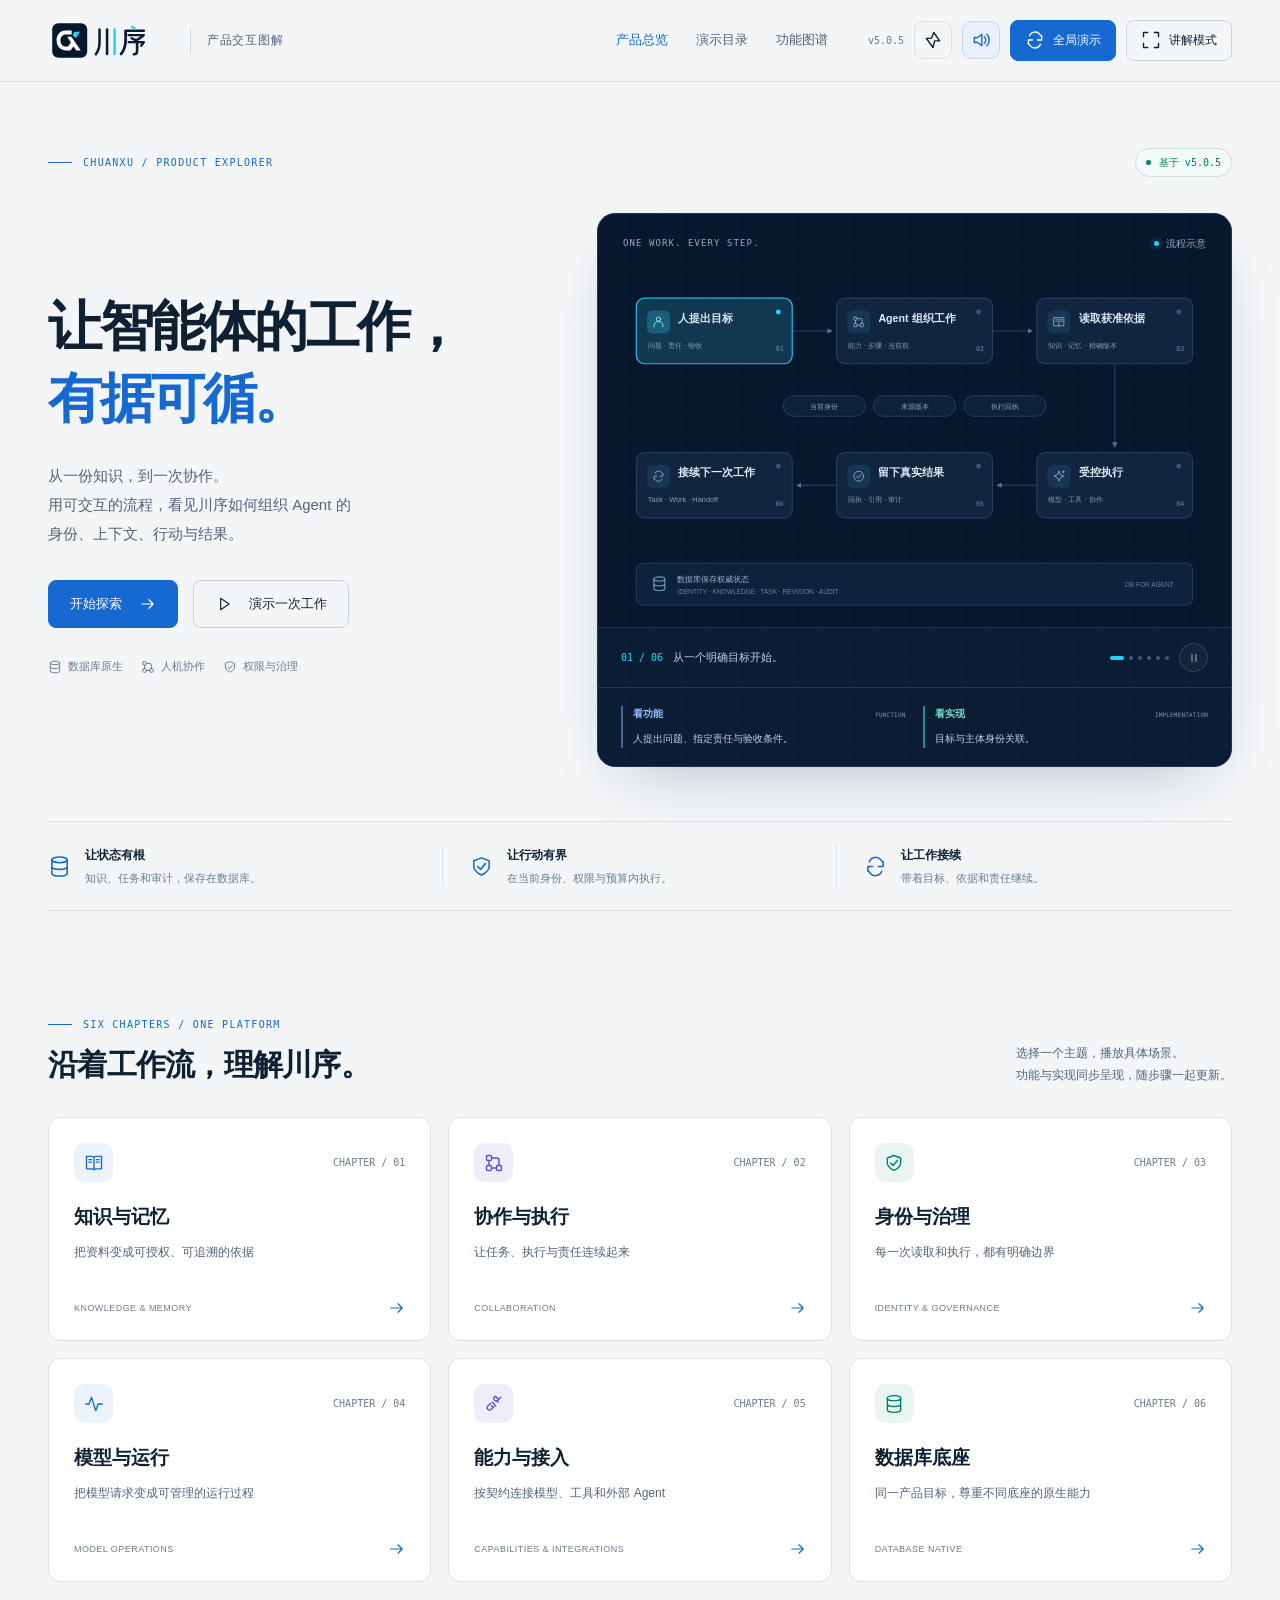
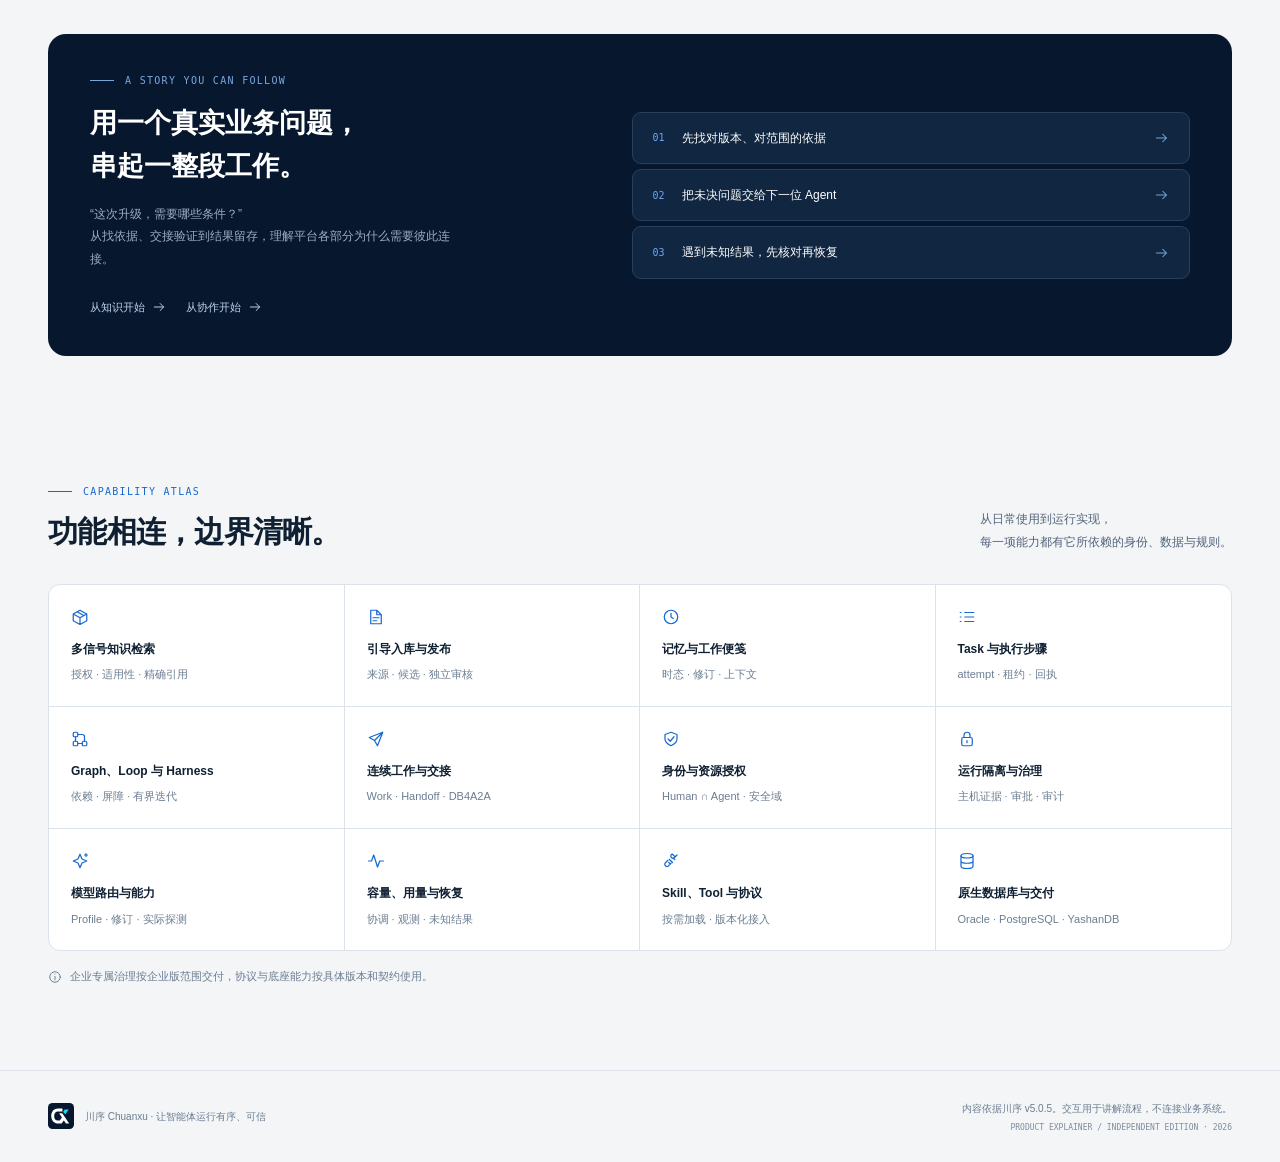
<file: index.html>
<!doctype html>
<html lang="zh-CN">
<head>
  <meta charset="utf-8">
  <meta name="viewport" content="width=device-width,initial-scale=1">
  <meta name="theme-color" content="#f3f5f7">
  <meta name="description" content="从知识与记忆、协作执行到身份治理，用动效探索川序 AI Agent 管理平台。">
  <title>川序产品交互图解</title>
  <link rel="icon" href="assets/chuanxu-mark.svg" type="image/svg+xml">
  <link rel="stylesheet" href="styles.css">
  <script src="content.js" defer></script>
  <script src="app.js" defer></script>
  <script src="narration.js" defer></script>
  <script src="tour.js" defer></script>
  <script src="sound.js" defer></script>
</head>
<body data-page="index">
  <div id="app"></div>
  <noscript><main class="noscript"><h1>川序产品交互图解</h1><p>请启用 JavaScript，以播放流程、切换场景并查看实现说明。这套独立网页在本地运行，不连接业务系统。</p><p><a href="index.html">产品总览</a> · <a href="README.md">使用说明</a></p></main></noscript>
</body>
</html>
</file>
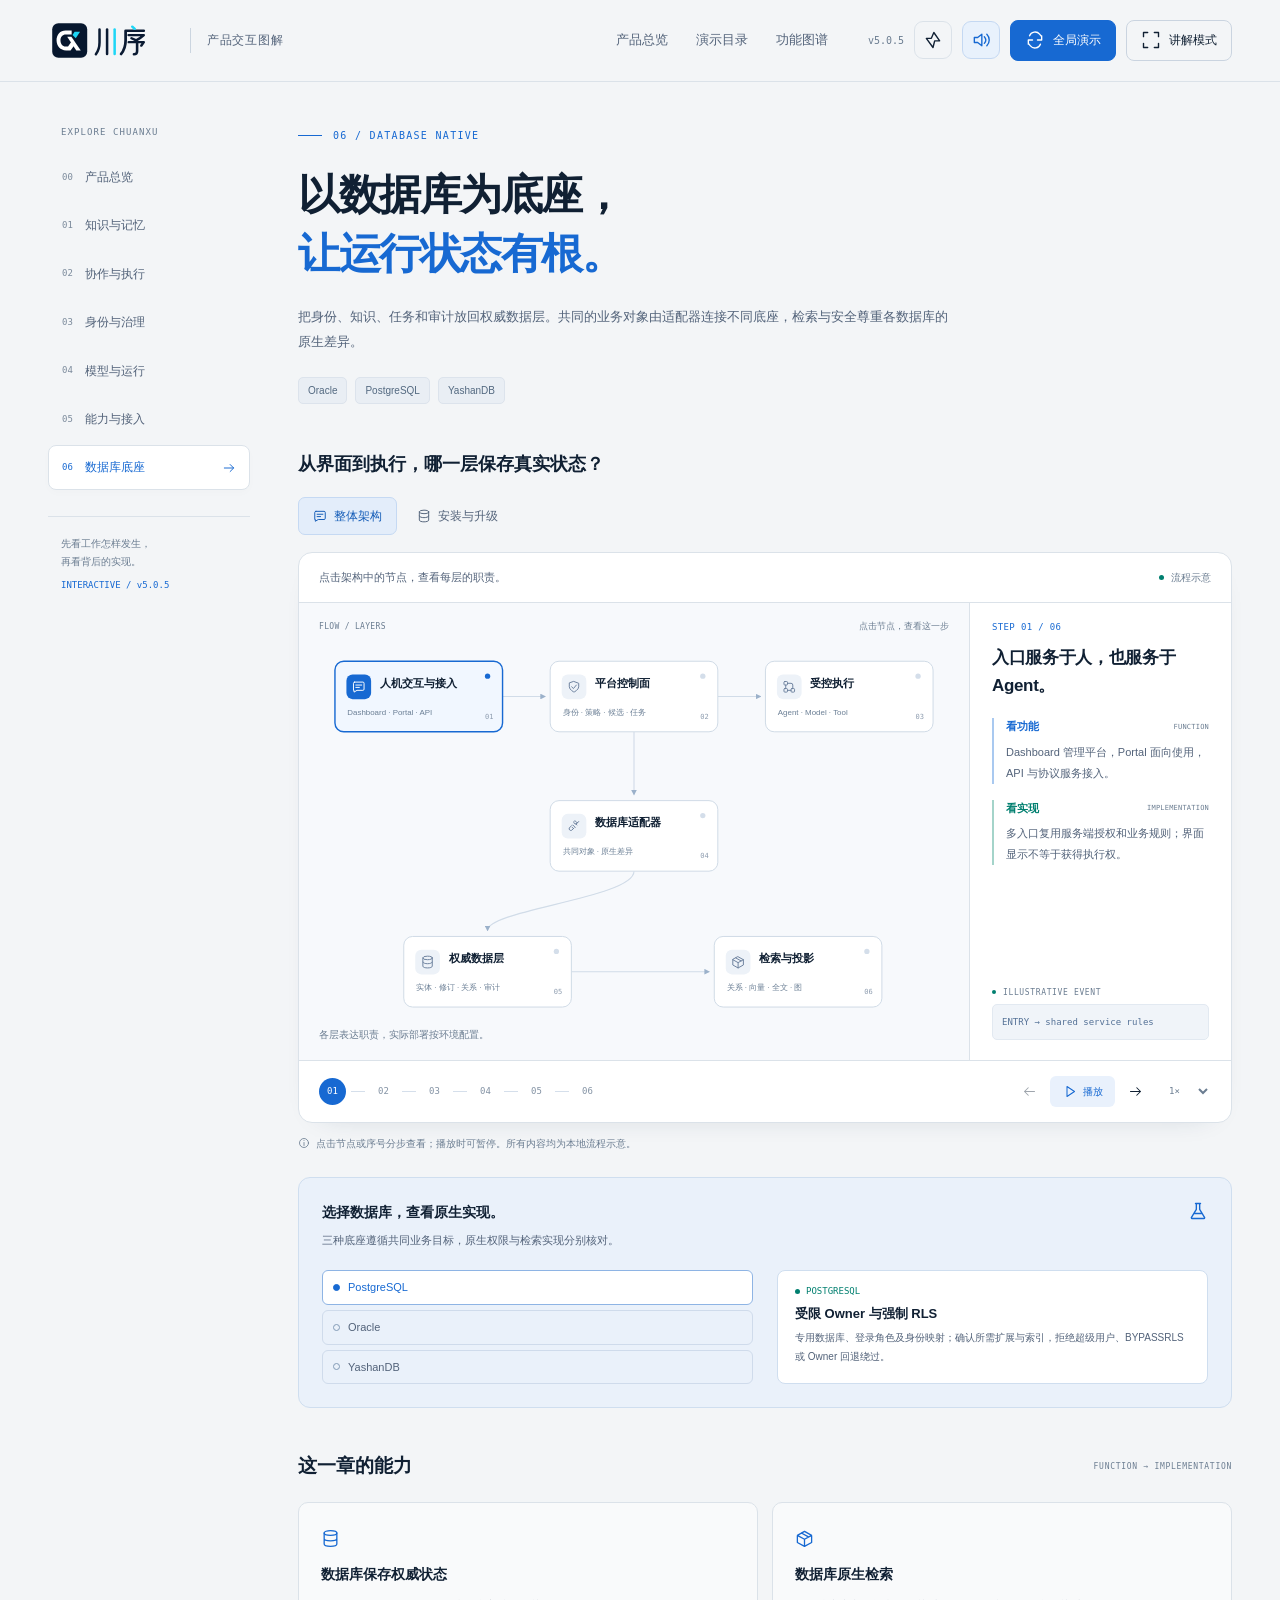
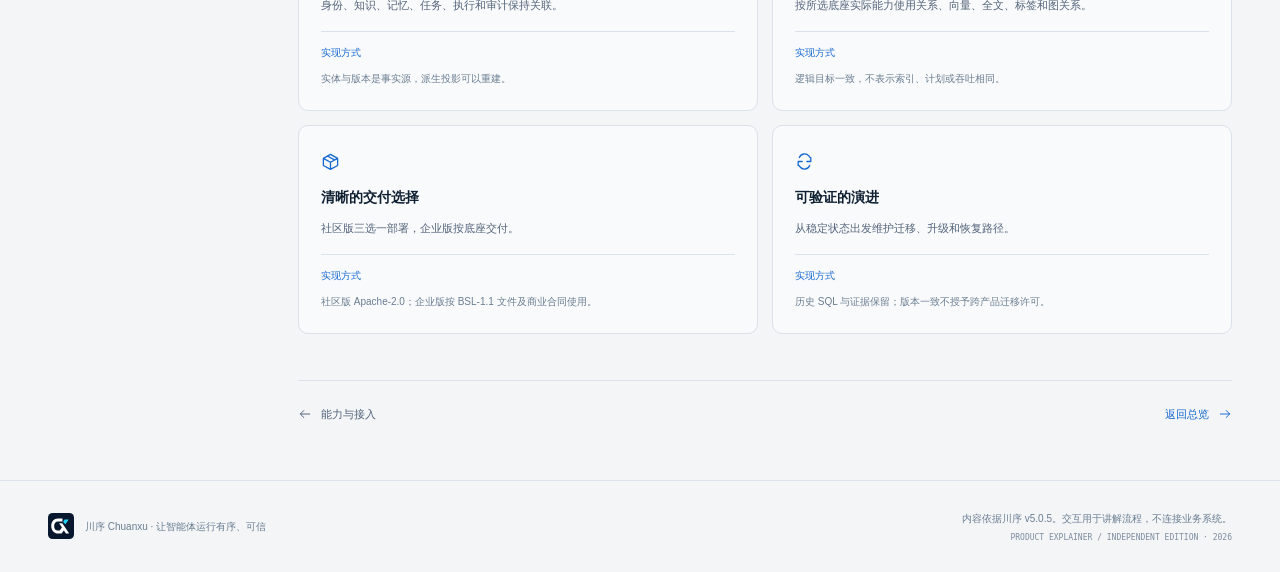
<file: architecture.html>
<!doctype html>
<html lang="zh-CN">
<head>
  <meta charset="utf-8">
  <meta name="viewport" content="width=device-width,initial-scale=1">
  <meta name="theme-color" content="#f3f5f7">
  <meta name="description" content="探索川序整体架构、三种数据库底座和安装升级流程。">
  <title>数据库底座 · 川序产品交互图解</title>
  <link rel="icon" href="assets/chuanxu-mark.svg" type="image/svg+xml">
  <link rel="stylesheet" href="styles.css">
  <script src="content.js" defer></script>
  <script src="app.js" defer></script>
  <script src="narration.js" defer></script>
  <script src="tour.js" defer></script>
  <script src="sound.js" defer></script>
</head>
<body data-page="architecture">
  <div id="app"></div>
  <noscript><main class="noscript"><h1>数据库底座 · 川序产品交互图解</h1><p>请启用 JavaScript，以播放流程、切换场景并查看实现说明。这套独立网页在本地运行，不连接业务系统。</p><p><a href="index.html">产品总览</a> · <a href="README.md">使用说明</a></p></main></noscript>
</body>
</html>
</file>
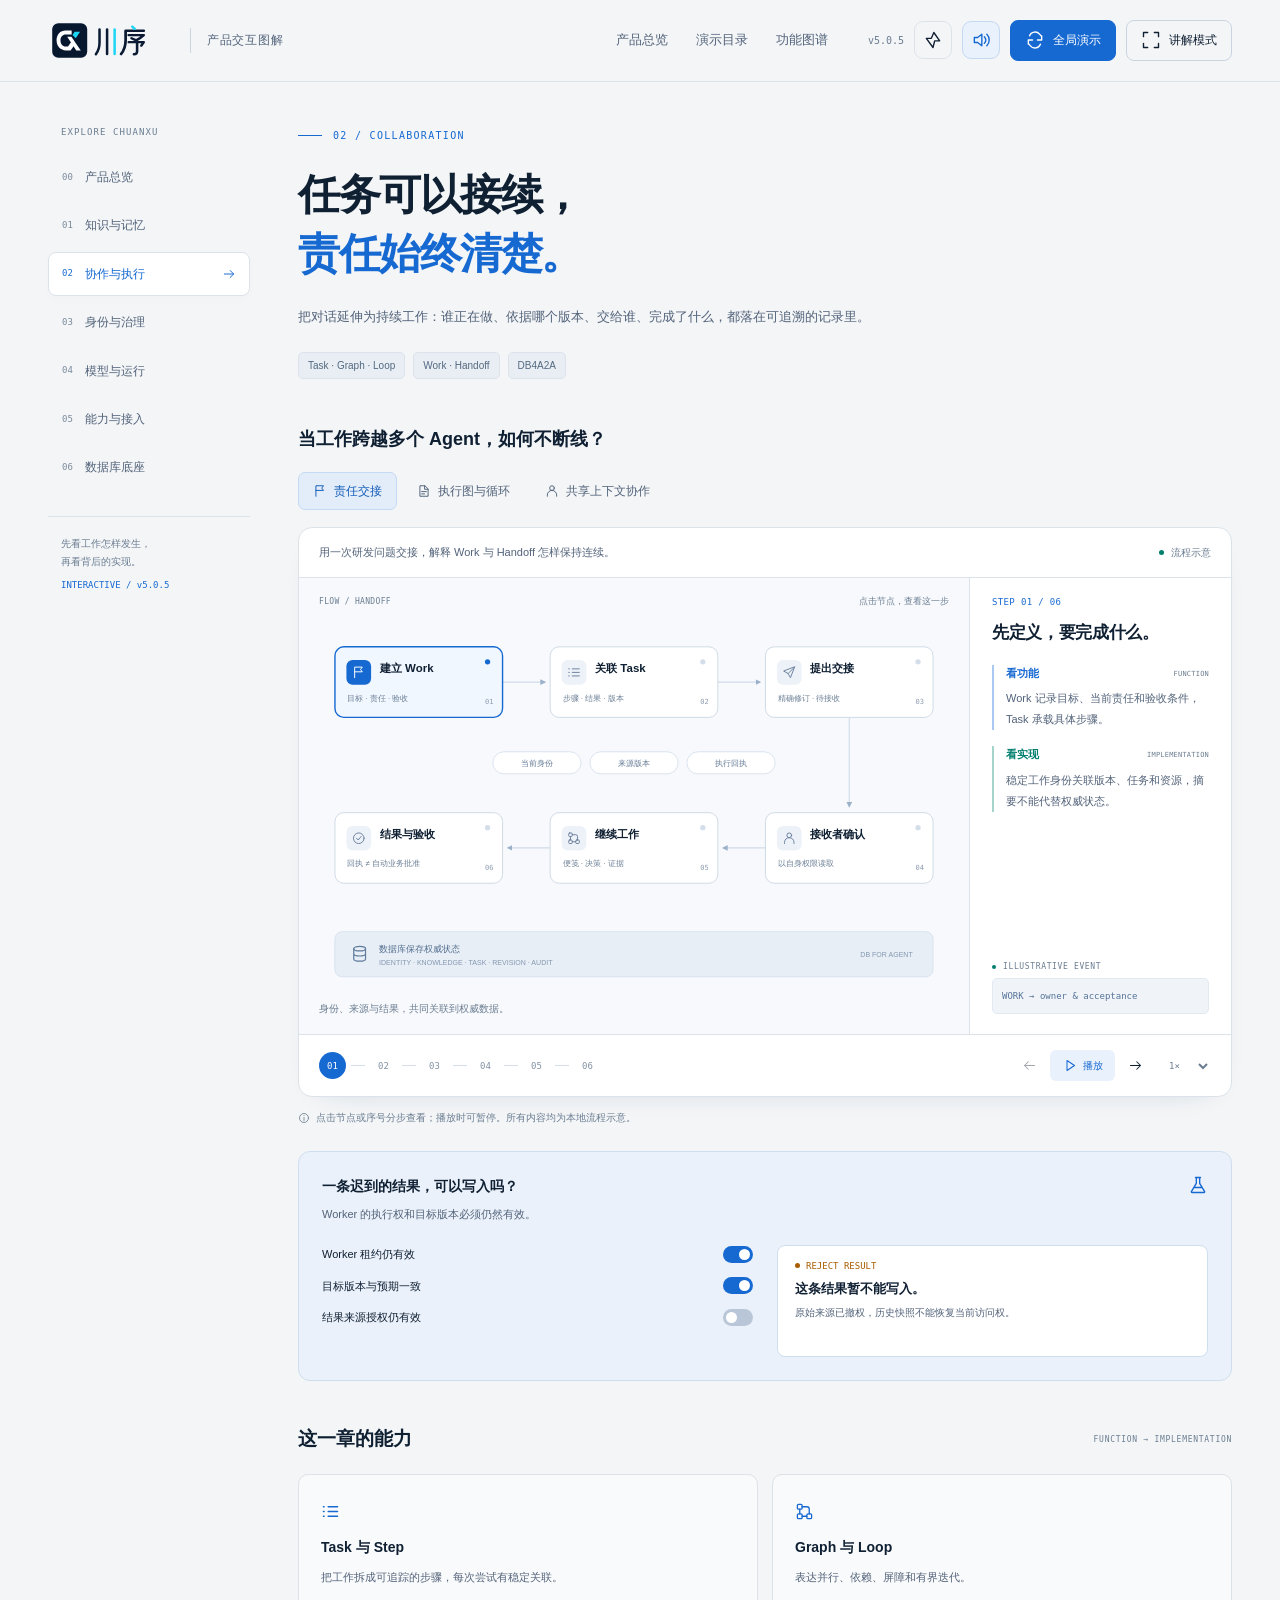
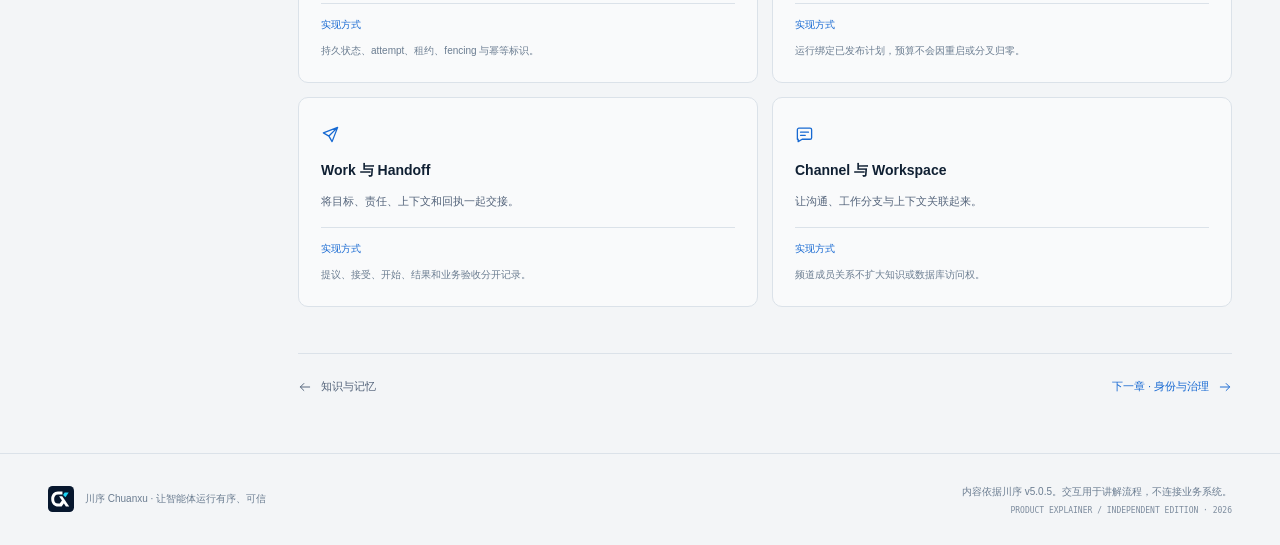
<file: collaboration.html>
<!doctype html>
<html lang="zh-CN">
<head>
  <meta charset="utf-8">
  <meta name="viewport" content="width=device-width,initial-scale=1">
  <meta name="theme-color" content="#f3f5f7">
  <meta name="description" content="通过责任交接、Graph 与 Loop、DB4A2A 场景，理解 Agent 的连续工作。">
  <title>协作与执行 · 川序产品交互图解</title>
  <link rel="icon" href="assets/chuanxu-mark.svg" type="image/svg+xml">
  <link rel="stylesheet" href="styles.css">
  <script src="content.js" defer></script>
  <script src="app.js" defer></script>
  <script src="narration.js" defer></script>
  <script src="tour.js" defer></script>
  <script src="sound.js" defer></script>
</head>
<body data-page="collaboration">
  <div id="app"></div>
  <noscript><main class="noscript"><h1>协作与执行 · 川序产品交互图解</h1><p>请启用 JavaScript，以播放流程、切换场景并查看实现说明。这套独立网页在本地运行，不连接业务系统。</p><p><a href="index.html">产品总览</a> · <a href="README.md">使用说明</a></p></main></noscript>
</body>
</html>
</file>
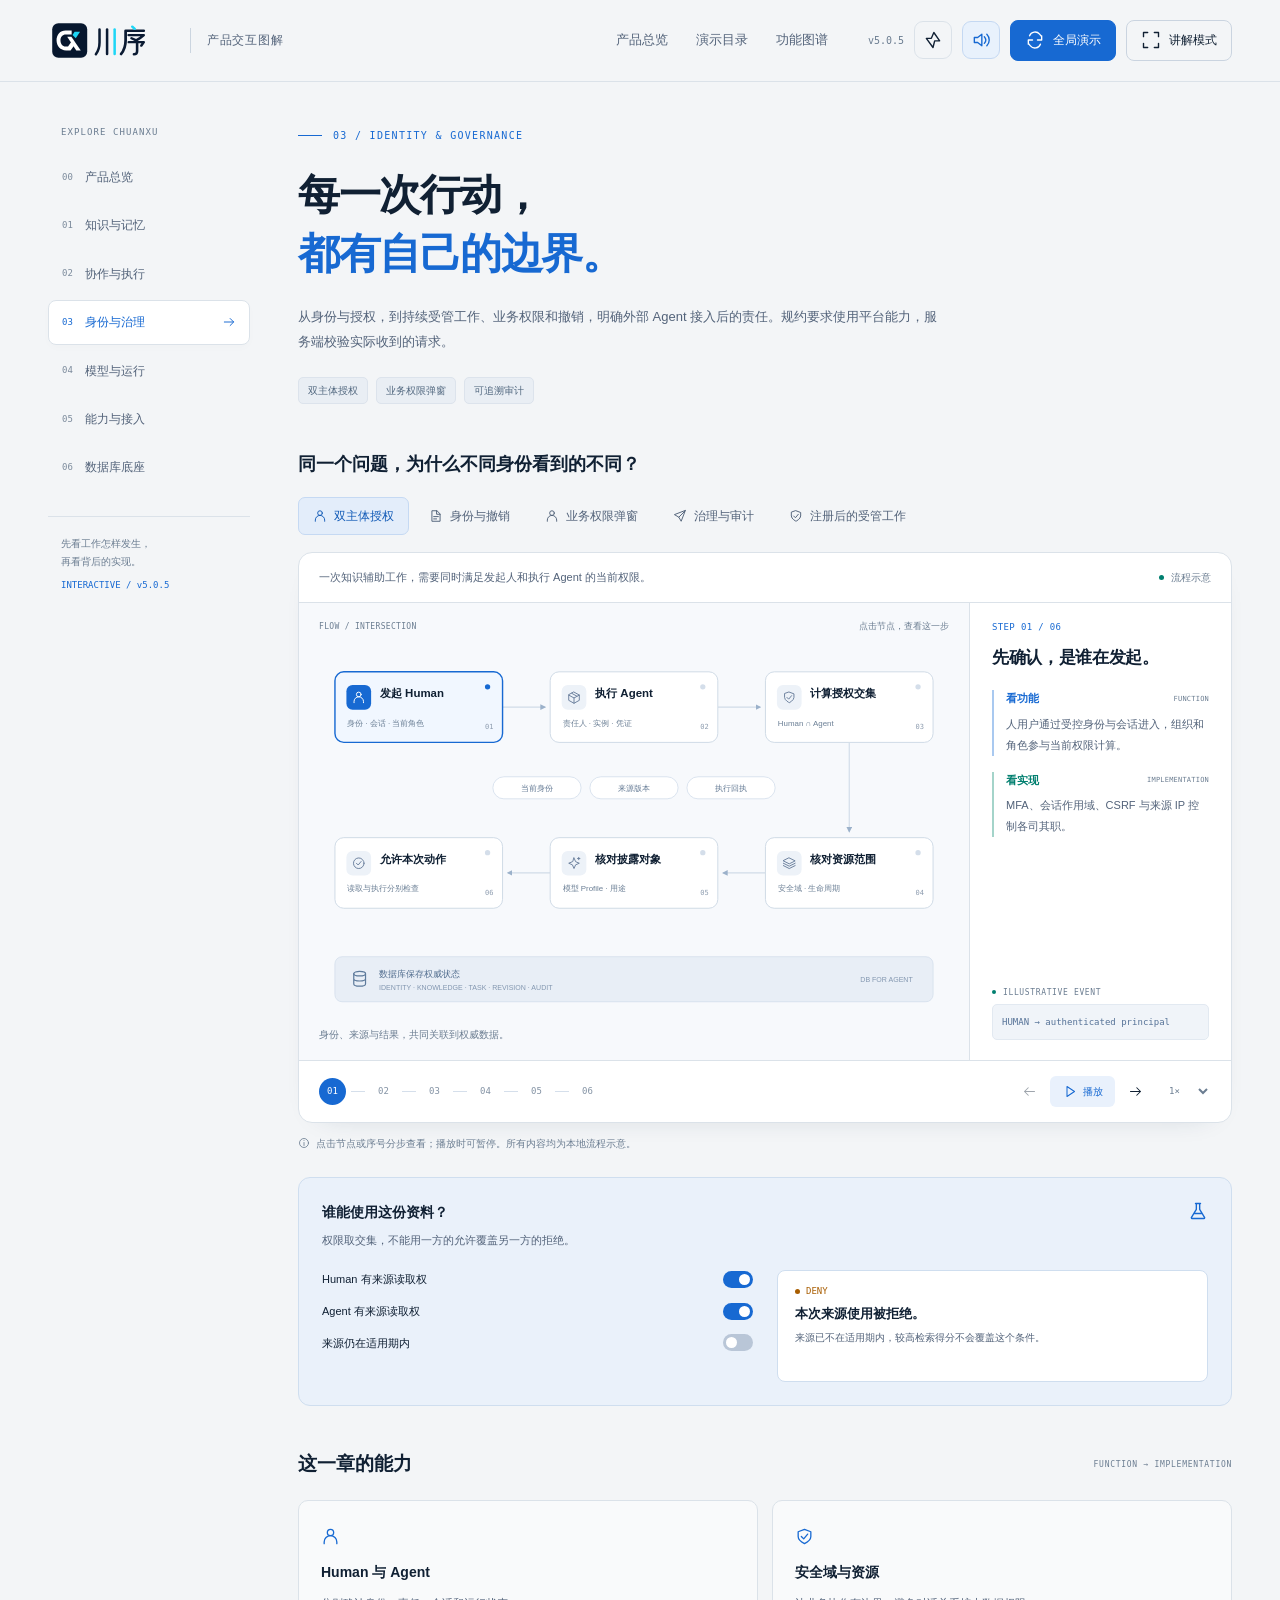
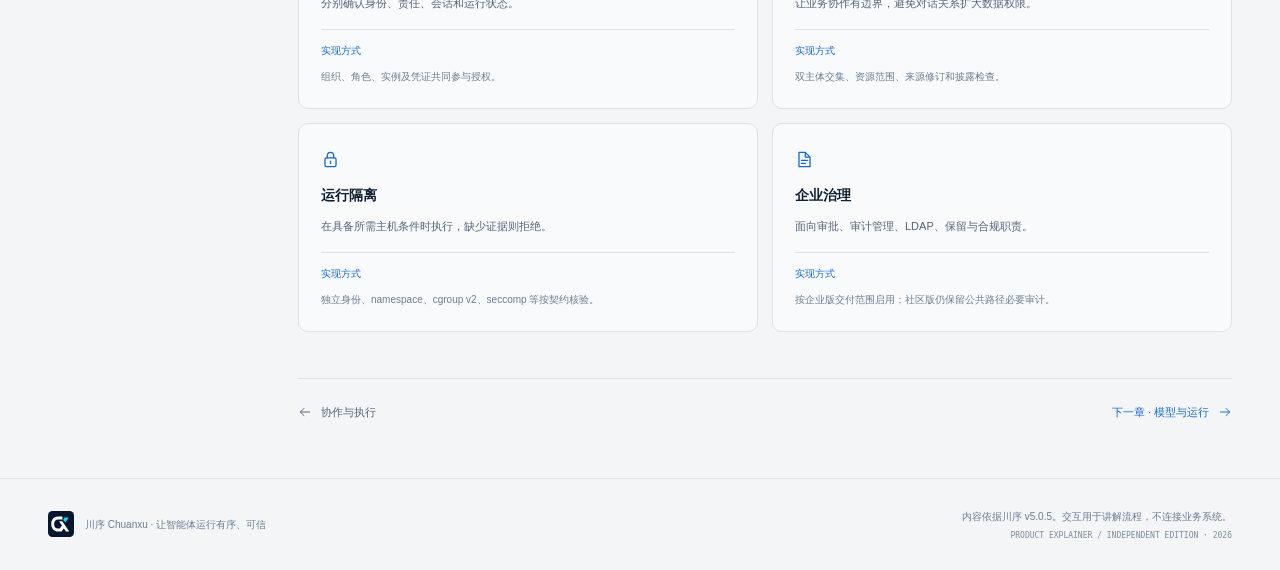
<file: governance.html>
<!doctype html>
<html lang="zh-CN">
<head>
  <meta charset="utf-8">
  <meta name="viewport" content="width=device-width,initial-scale=1">
  <meta name="theme-color" content="#f3f5f7">
  <meta name="description" content="通过双主体授权、身份撤销和审计治理，理解川序的权限边界。">
  <title>身份与治理 · 川序产品交互图解</title>
  <link rel="icon" href="assets/chuanxu-mark.svg" type="image/svg+xml">
  <link rel="stylesheet" href="styles.css">
  <script src="content.js" defer></script>
  <script src="app.js" defer></script>
  <script src="narration.js" defer></script>
  <script src="tour.js" defer></script>
  <script src="sound.js" defer></script>
</head>
<body data-page="governance">
  <div id="app"></div>
  <noscript><main class="noscript"><h1>身份与治理 · 川序产品交互图解</h1><p>请启用 JavaScript，以播放流程、切换场景并查看实现说明。这套独立网页在本地运行，不连接业务系统。</p><p><a href="index.html">产品总览</a> · <a href="README.md">使用说明</a></p></main></noscript>
</body>
</html>
</file>
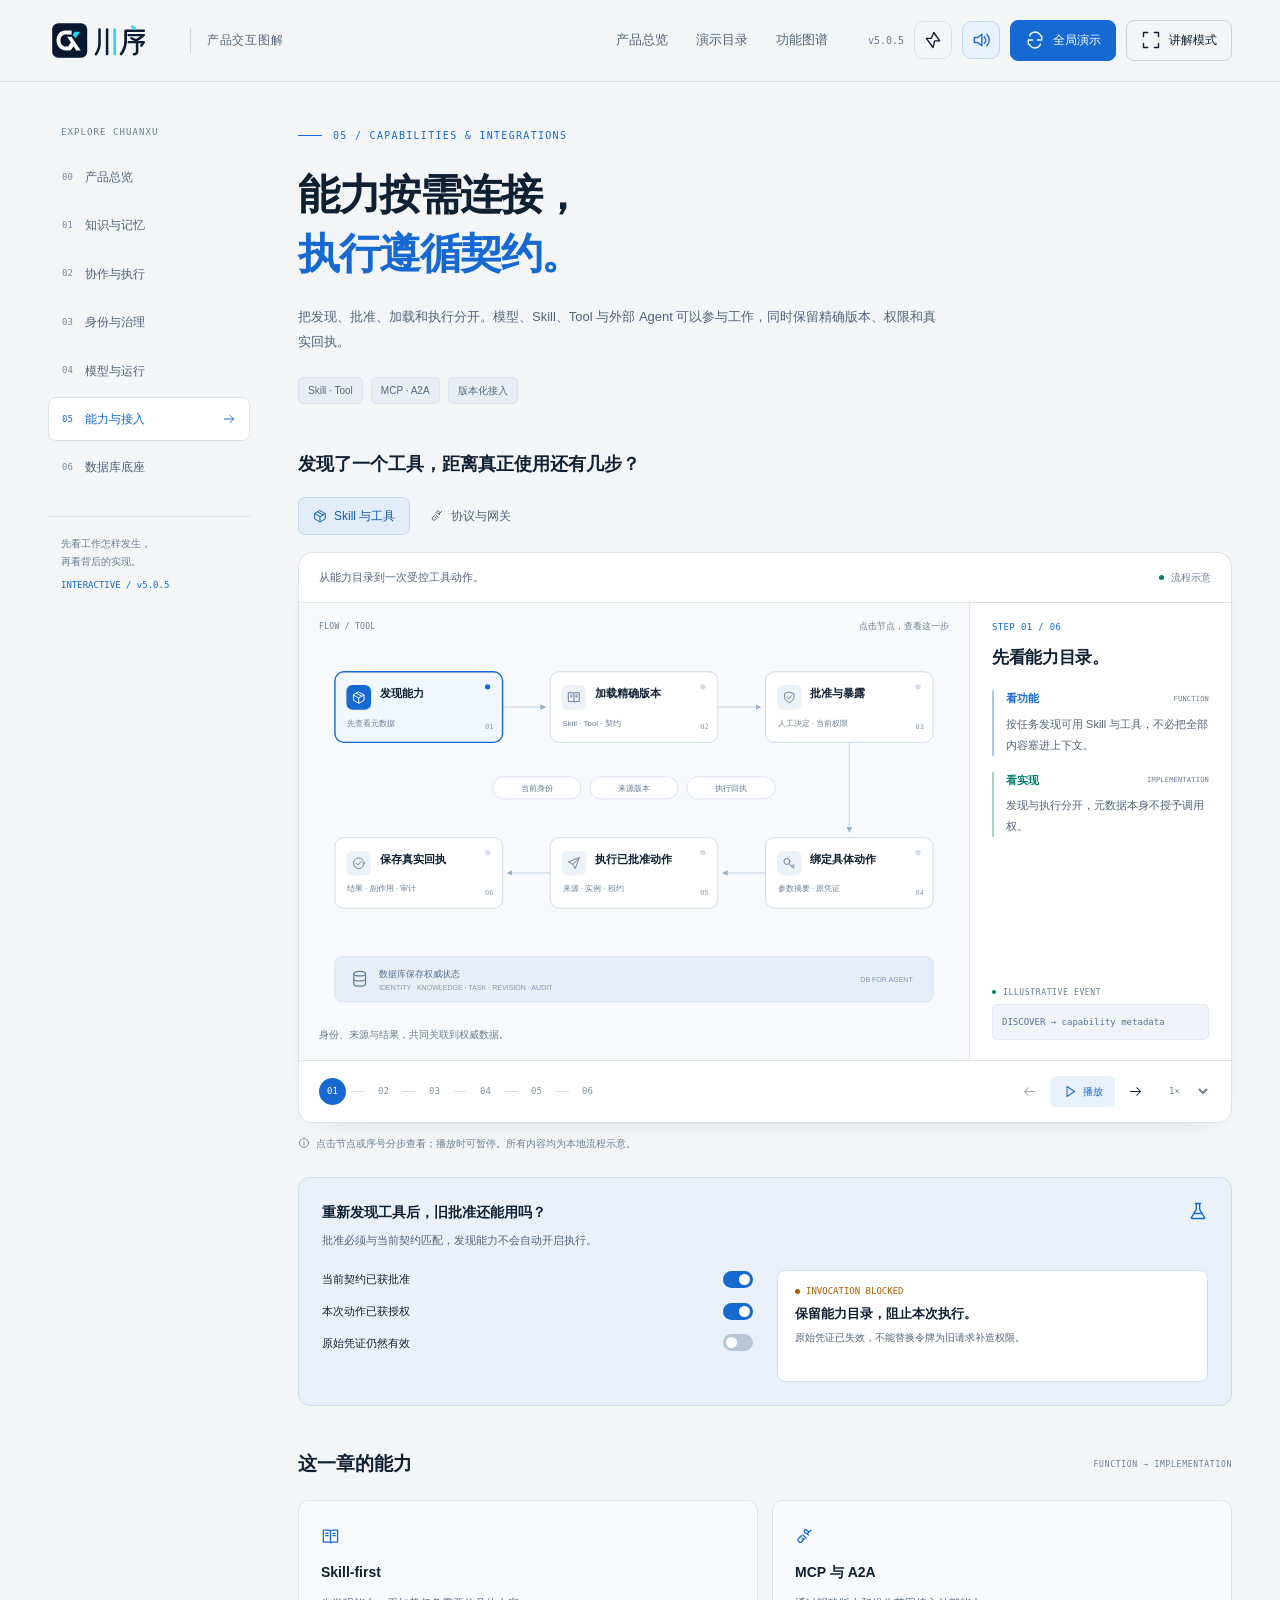
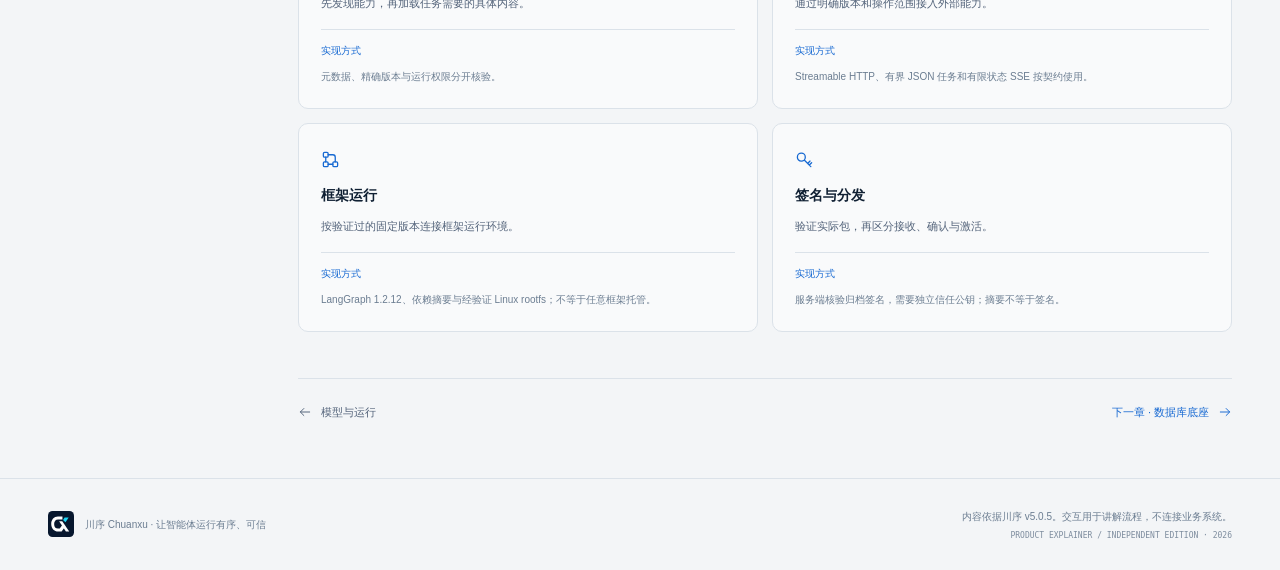
<file: integrations.html>
<!doctype html>
<html lang="zh-CN">
<head>
  <meta charset="utf-8">
  <meta name="viewport" content="width=device-width,initial-scale=1">
  <meta name="theme-color" content="#f3f5f7">
  <meta name="description" content="理解 Skill、Tool、MCP、A2A 与版本化接入契约。">
  <title>能力与接入 · 川序产品交互图解</title>
  <link rel="icon" href="assets/chuanxu-mark.svg" type="image/svg+xml">
  <link rel="stylesheet" href="styles.css">
  <script src="content.js" defer></script>
  <script src="app.js" defer></script>
  <script src="narration.js" defer></script>
  <script src="tour.js" defer></script>
  <script src="sound.js" defer></script>
</head>
<body data-page="integrations">
  <div id="app"></div>
  <noscript><main class="noscript"><h1>能力与接入 · 川序产品交互图解</h1><p>请启用 JavaScript，以播放流程、切换场景并查看实现说明。这套独立网页在本地运行，不连接业务系统。</p><p><a href="index.html">产品总览</a> · <a href="README.md">使用说明</a></p></main></noscript>
</body>
</html>
</file>
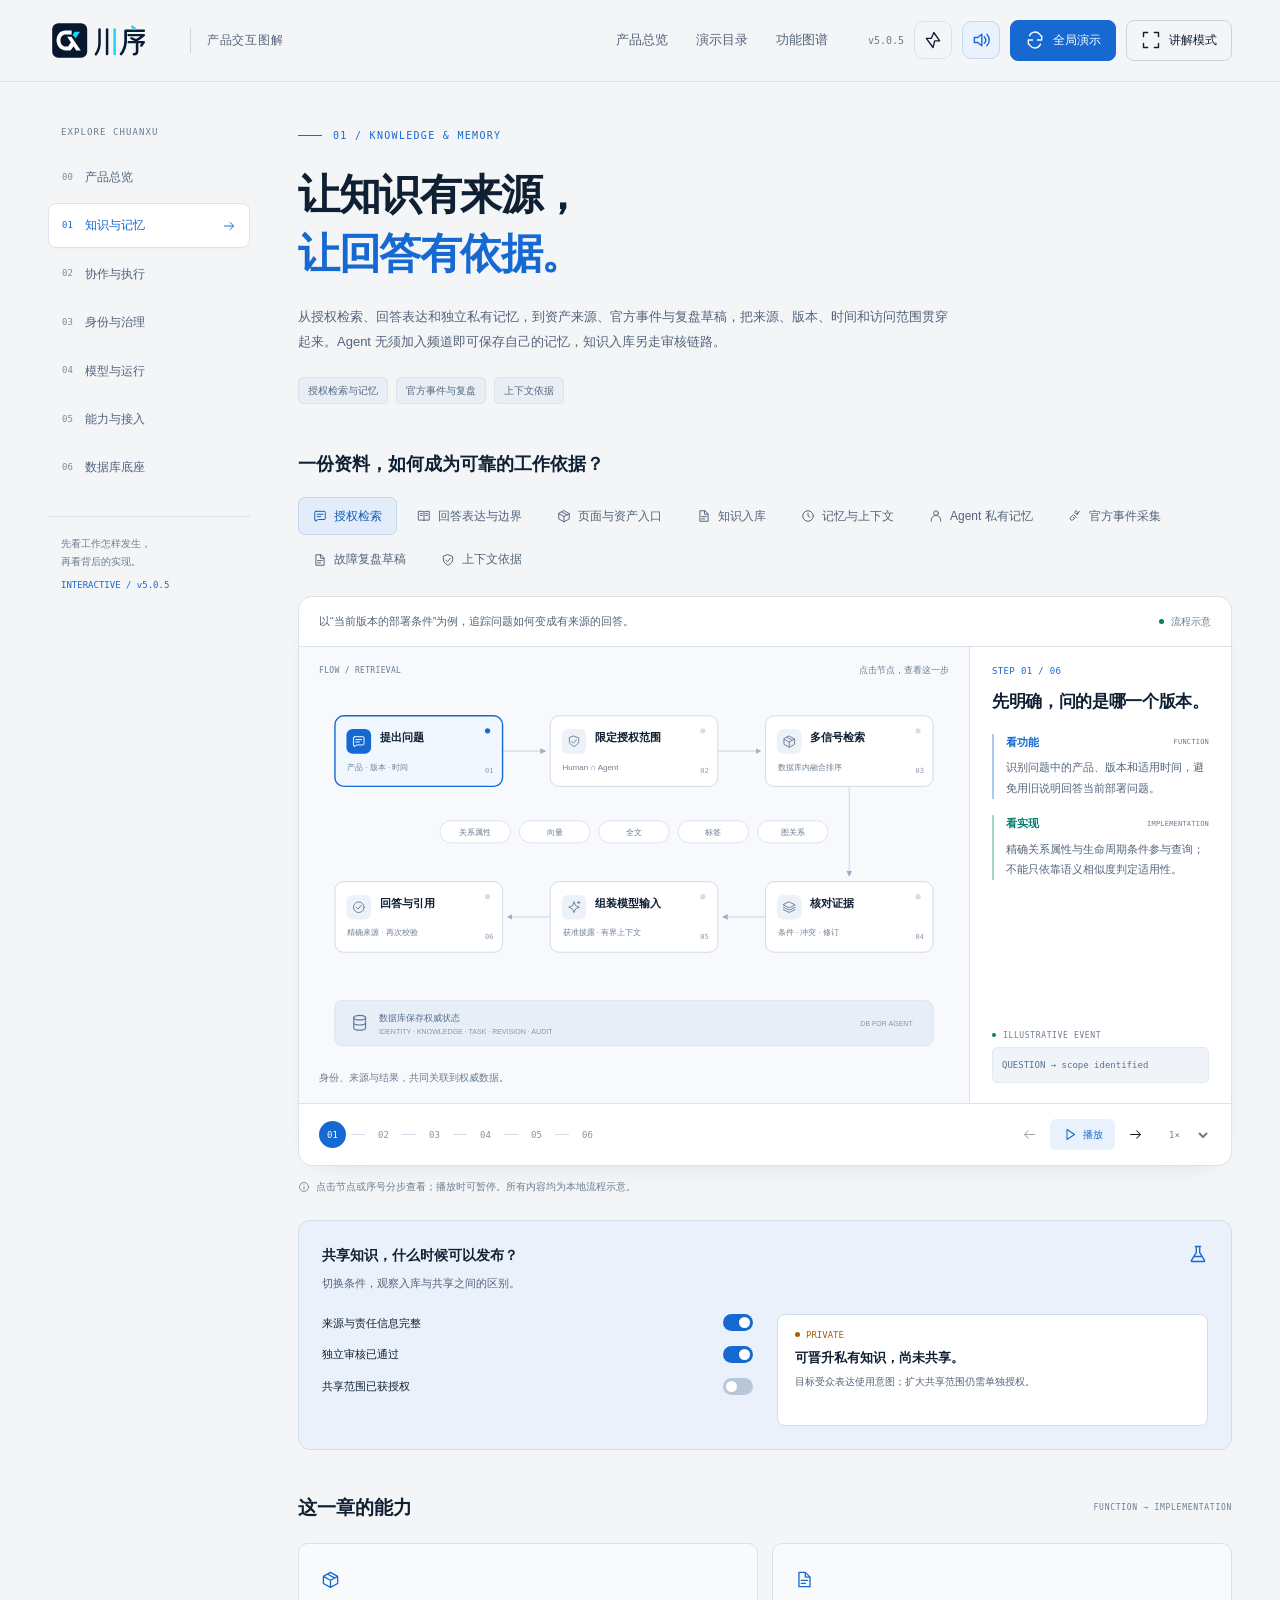
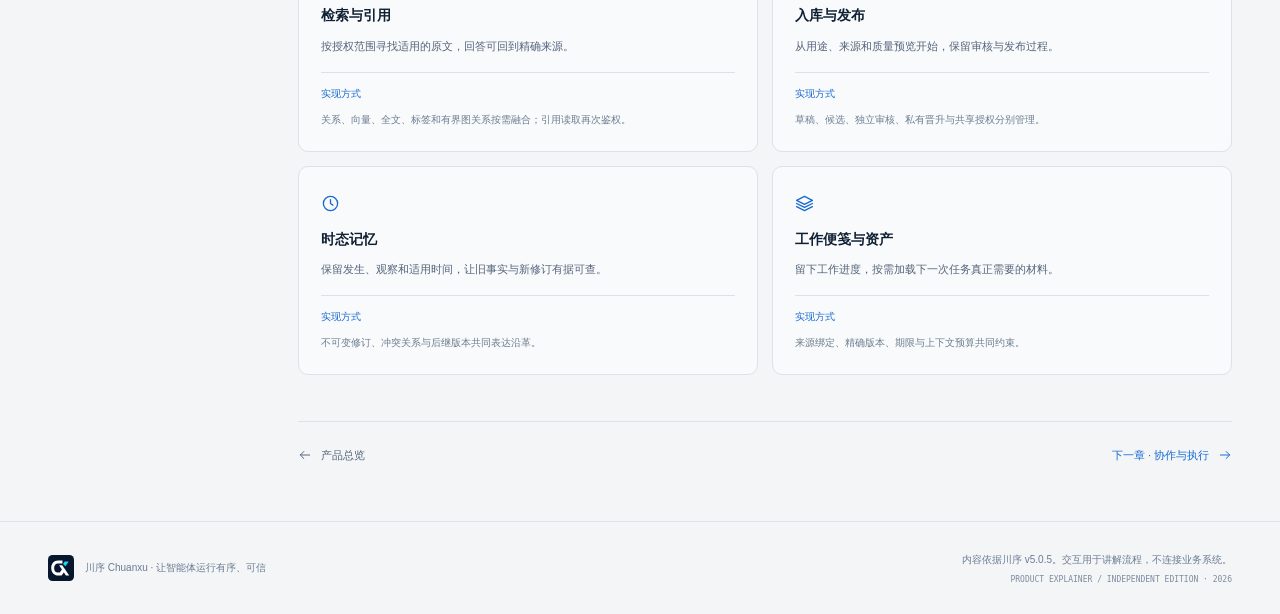
<file: knowledge.html>
<!doctype html>
<html lang="zh-CN">
<head>
  <meta charset="utf-8">
  <meta name="viewport" content="width=device-width,initial-scale=1">
  <meta name="theme-color" content="#f3f5f7">
  <meta name="description" content="通过授权检索、知识入库和记忆上下文三个场景，理解川序的知识链路。">
  <title>知识与记忆 · 川序产品交互图解</title>
  <link rel="icon" href="assets/chuanxu-mark.svg" type="image/svg+xml">
  <link rel="stylesheet" href="styles.css">
  <script src="content.js" defer></script>
  <script src="app.js" defer></script>
  <script src="narration.js" defer></script>
  <script src="tour.js" defer></script>
  <script src="sound.js" defer></script>
</head>
<body data-page="knowledge">
  <div id="app"></div>
  <noscript><main class="noscript"><h1>知识与记忆 · 川序产品交互图解</h1><p>请启用 JavaScript，以播放流程、切换场景并查看实现说明。这套独立网页在本地运行，不连接业务系统。</p><p><a href="index.html">产品总览</a> · <a href="README.md">使用说明</a></p></main></noscript>
</body>
</html>
</file>
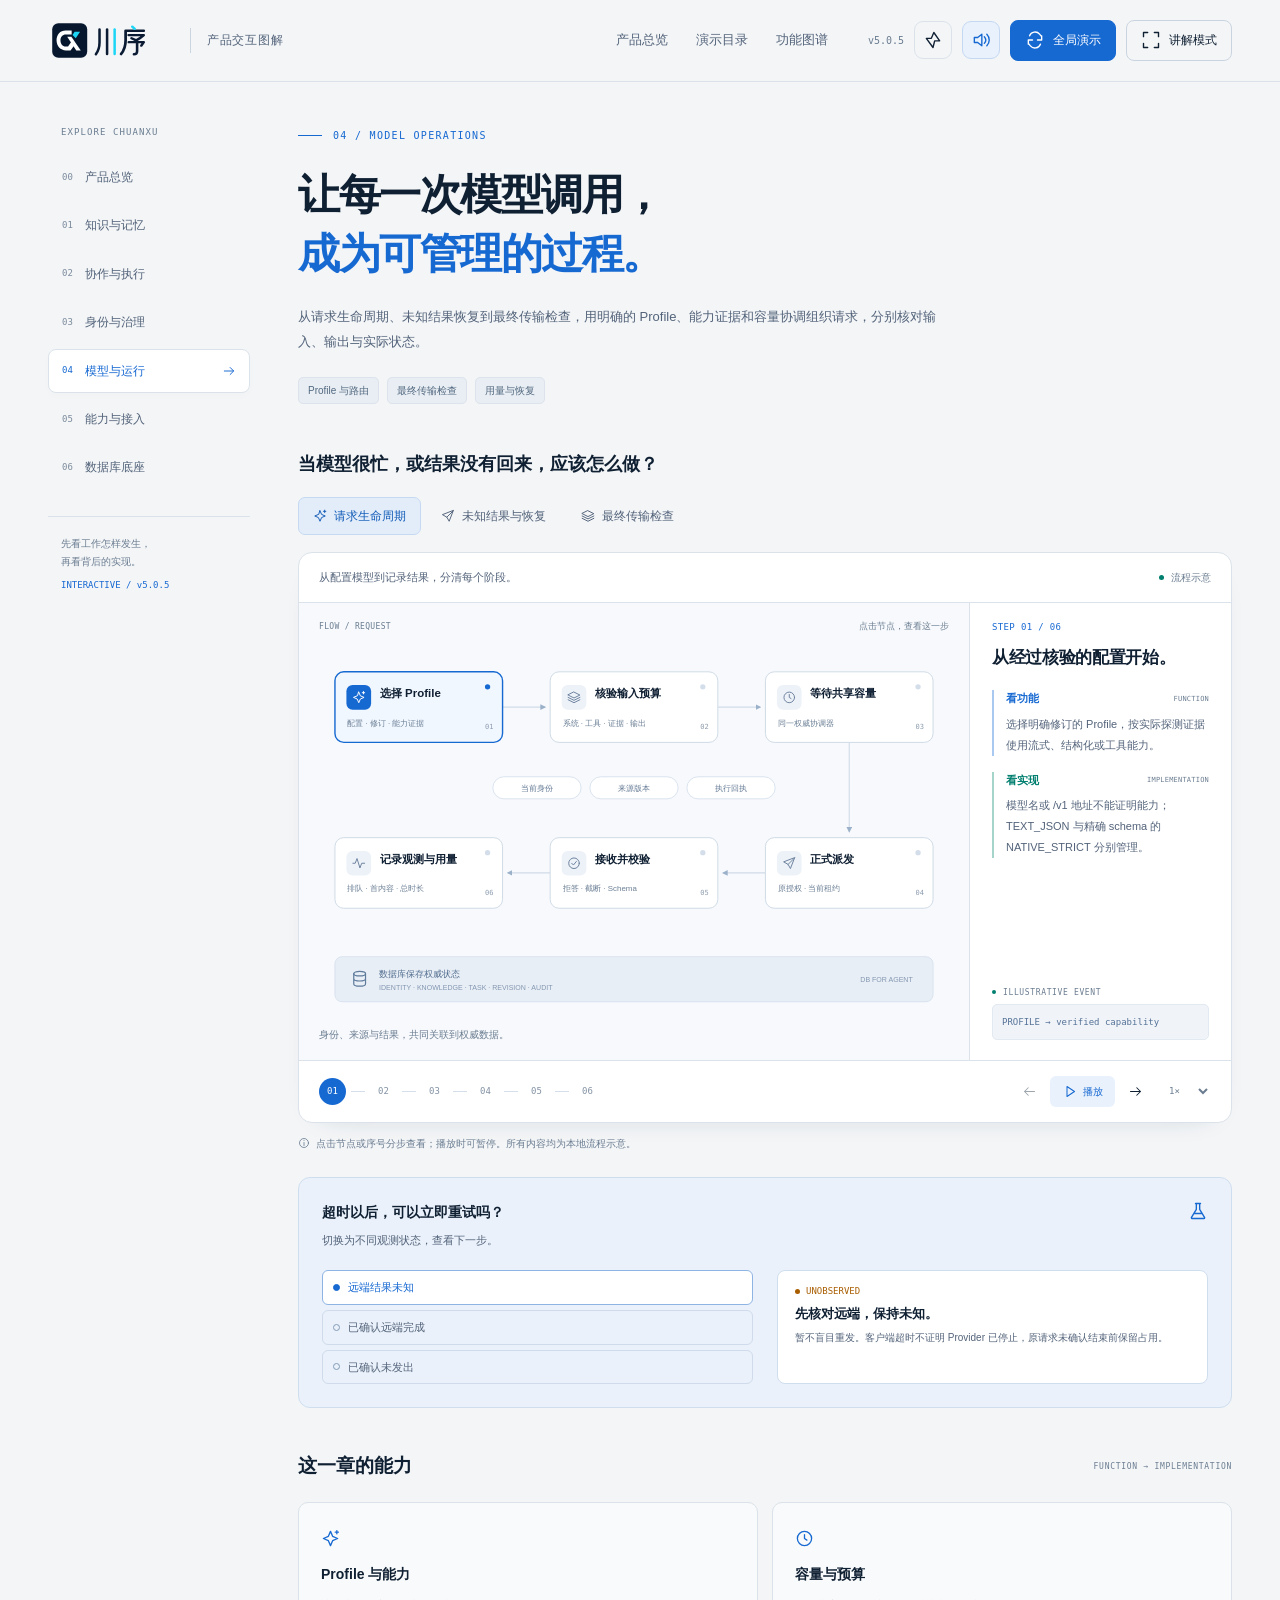
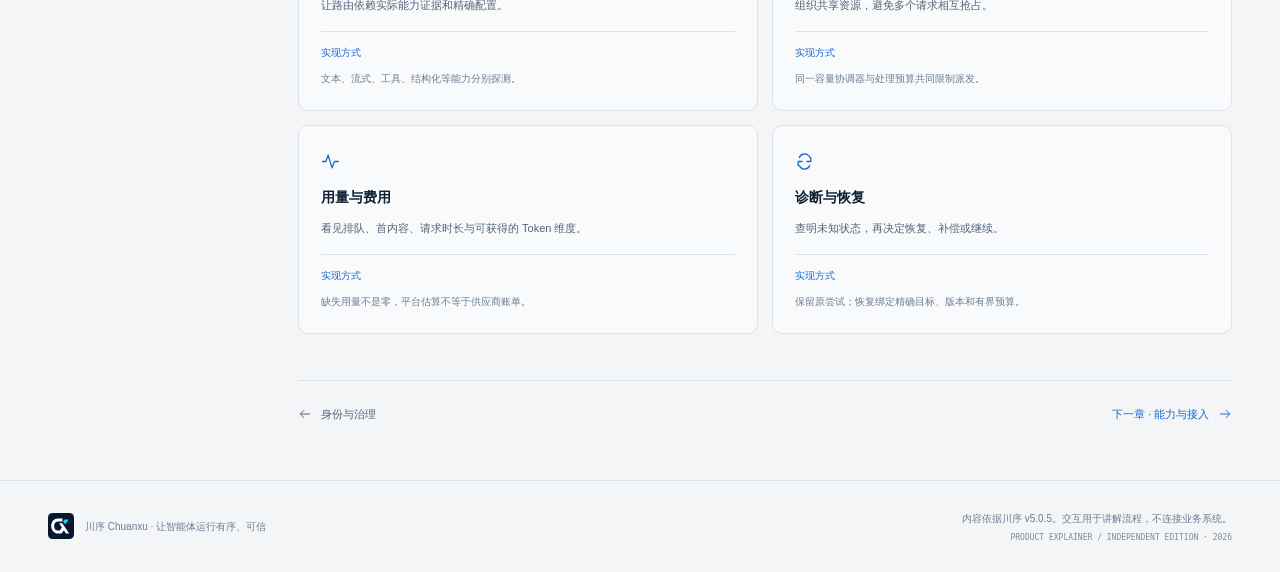
<file: runtime.html>
<!doctype html>
<html lang="zh-CN">
<head>
  <meta charset="utf-8">
  <meta name="viewport" content="width=device-width,initial-scale=1">
  <meta name="theme-color" content="#f3f5f7">
  <meta name="description" content="理解模型 Profile、容量、请求生命周期、用量和未知结果恢复。">
  <title>模型与运行 · 川序产品交互图解</title>
  <link rel="icon" href="assets/chuanxu-mark.svg" type="image/svg+xml">
  <link rel="stylesheet" href="styles.css">
  <script src="content.js" defer></script>
  <script src="app.js" defer></script>
  <script src="narration.js" defer></script>
  <script src="tour.js" defer></script>
  <script src="sound.js" defer></script>
</head>
<body data-page="runtime">
  <div id="app"></div>
  <noscript><main class="noscript"><h1>模型与运行 · 川序产品交互图解</h1><p>请启用 JavaScript，以播放流程、切换场景并查看实现说明。这套独立网页在本地运行，不连接业务系统。</p><p><a href="index.html">产品总览</a> · <a href="README.md">使用说明</a></p></main></noscript>
</body>
</html>
</file>
<file: styles.css>
@charset "UTF-8";
:root{color-scheme:light;--ink:#102033;--muted:#53637a;--soft:#6b7d91;--line:#dbe2e9;--canvas:#f3f5f7;--surface:#fff;--navy:#07172e;--blue:#1769d2;--cyan:#1dd6f6;--teal:#007f6f;--violet:#6546d7;--amber:#a85d00;--red:#c83c4a;--font:"Noto Sans CJK SC","Noto Sans SC","Microsoft YaHei",Arial,sans-serif;--mono:"IBM Plex Mono","DejaVu Sans Mono",Consolas,monospace;--radius:16px}
*{box-sizing:border-box}html{scroll-behavior:smooth;scroll-padding-top:100px}body{margin:0;background:var(--canvas);color:var(--ink);font-family:var(--font);font-size:15px;line-height:1.7;-webkit-font-smoothing:antialiased}button,input,select{font:inherit}button,a{-webkit-tap-highlight-color:transparent}button{cursor:pointer}button:disabled{cursor:default;opacity:.4}a{color:inherit;text-decoration:none}button{color:inherit}svg{vertical-align:middle}img{max-width:100%;display:block}button:focus-visible,a:focus-visible,select:focus-visible,[tabindex]:focus-visible{outline:3px solid #2887f2;outline-offset:5px}::selection{background:#b9e5f7;color:var(--navy)}.skip-link{position:fixed;z-index:200;top:-70px;left:20px;padding:10px 20px;background:white}.skip-link:focus{top:10px}.icon{width:20px;height:20px;fill:none;stroke:currentColor;stroke-width:1.65;stroke-linecap:round;stroke-linejoin:round;flex-shrink:0}.container{width:min(1280px,calc(100% - 96px));margin-inline:auto}.mono,.eyebrow,.serial,.stage-eyebrow{font-family:var(--mono)}
.site-header{height:82px;position:sticky;top:0;z-index:50;background:rgba(243,245,247,.94);backdrop-filter:blur(14px);border-bottom:1px solid var(--line)}.header-inner{height:100%;display:flex;align-items:center;gap:24px}.brand{display:flex;align-items:center;gap:16px;flex-shrink:0}.brand img{width:126px;height:auto}.brand-rule{width:1px;height:25px;background:#cbd5e0}.brand-caption{font-size:12px;color:var(--muted);letter-spacing:.06em}.header-nav{display:flex;gap:28px;margin-left:auto;font-size:13px;color:var(--muted)}.header-nav a:hover,.header-nav a[aria-current=page]{color:var(--blue)}.header-actions{display:flex;align-items:center;gap:10px;margin-left:16px}.icon-btn{width:38px;height:38px;display:inline-flex;align-items:center;justify-content:center;border:1px solid var(--line);border-radius:9px;background:transparent}.icon-btn:hover{background:#e7edf4;border-color:#b7c7d9}.text-btn{padding:9px 14px;border:1px solid #cad4e0;border-radius:8px;display:inline-flex;align-items:center;justify-content:center;gap:8px;font-size:12px;background:transparent}.text-btn:hover{border-color:var(--blue);color:var(--blue)}.text-btn.active{background:var(--ink);color:#fff}.mobile-menu{display:none}.header-issue{font:10px var(--mono);color:var(--soft)}
.eyebrow{display:flex;align-items:center;gap:11px;font-size:10px;font-weight:500;letter-spacing:.13em;line-height:1.5;color:var(--blue)}.eyebrow:before{content:"";width:24px;height:1px;background:currentColor}.version-pill{display:inline-flex;align-items:center;gap:8px;font-family:var(--mono);font-size:10px;color:var(--teal);padding:5px 10px;border:1px solid #cbdfdc;background:#f3faf8;border-radius:30px}.version-pill:before{content:"";width:5px;height:5px;border-radius:50%;background:var(--teal)}.hero{padding:66px 0 42px}.hero-topline{display:flex;align-items:center;justify-content:space-between;margin-bottom:36px}.hero-grid{display:grid;grid-template-columns:.87fr 1.13fr;gap:60px;align-items:center}.hero-copy{padding:12px 0 25px}h1,h2,h3,p{margin:0}h1,h2,h3{font-weight:600}h1{font-size:clamp(36px,4.25vw,58px);line-height:1.32;letter-spacing:-.045em}.hero h1 em{font-style:normal;color:var(--blue)}.hero-description{max-width:420px;color:var(--muted);font-size:15px;line-height:1.95;margin-top:26px}.actions{display:flex;align-items:center;gap:15px;margin-top:32px;flex-wrap:wrap}.button{padding:13px 21px;display:inline-flex;align-items:center;justify-content:center;gap:17px;border:1px solid var(--blue);border-radius:8px;background:var(--blue);color:white;font-size:13px;line-height:1.4;transition:background .2s,transform .2s}.button:hover{background:#105ab9;transform:translateY(-2px)}.button.secondary{background:transparent;color:var(--ink);border-color:#c7d0dc}.button.secondary:hover{background:#e7edf4}.button .icon{width:17px}.hero-footnote{display:flex;gap:18px;align-items:center;margin-top:29px;color:var(--soft);font-size:11px}.hero-footnote span{display:flex;align-items:center;gap:6px}.hero-footnote .icon{width:14px;height:14px}.hero-board{position:relative;background:var(--navy);border:1px solid #1d3650;border-radius:18px;color:#edf5ff;box-shadow:0 24px 65px -35px #102f5666;overflow:hidden}.board-grid{position:absolute;inset:0;pointer-events:none;background-image:linear-gradient(#ffffff03 1px,transparent 1px),linear-gradient(90deg,#ffffff03 1px,transparent 1px);background-size:28px 28px}.hero-board-head{position:relative;display:flex;align-items:center;justify-content:space-between;padding:21px 25px 0}.stage-eyebrow{font-size:9px;letter-spacing:.12em;color:#93a9c4}.stage-status{font-size:10px;display:flex;align-items:center;gap:7px;color:#96aac4}.status-dot{display:inline-block;width:5px;height:5px;border-radius:50%;background:var(--cyan);box-shadow:0 0 0 4px #1dd6f610}.hero-stage{position:relative;padding:10px 17px 0}.hero-stage .flow-svg{width:100%;height:auto;display:block}.hero-board-footer{border-top:1px solid #23364e;padding:15px 23px;display:flex;align-items:center;justify-content:space-between;gap:10px;background:#0b1d35}.hero-caption{font-size:11px;color:#c1d1e5}.hero-caption .mono{color:var(--cyan);font-size:10px;margin-right:10px}.hero-controls{display:flex;align-items:center;gap:10px}.hero-controls button{width:29px;height:29px;background:#ffffff08;color:#c4d4e7;border:1px solid #31465f;border-radius:50%;display:grid;place-items:center}.hero-controls .icon{width:12px;height:12px}.hero-dots{display:flex;gap:5px}.hero-dots span{width:4px;height:4px;background:#455a75;border-radius:50%}.hero-dots span.active{background:var(--cyan);width:14px;border-radius:5px}.principle-strip{display:grid;grid-template-columns:repeat(3,1fr);margin-top:54px;border-top:1px solid var(--line);border-bottom:1px solid var(--line);padding:23px 0}.principle{display:flex;align-items:center;gap:14px;padding:0 27px;border-right:1px solid var(--line)}.principle:first-child{padding-left:0}.principle:last-child{border:0}.principle>.icon{width:23px;height:23px;color:var(--blue)}.principle strong{font-size:12px;font-weight:600;display:block}.principle small{font-size:11px;color:var(--soft);display:block;margin-top:3px}
.section{padding:64px 0}.section-heading{display:flex;align-items:end;justify-content:space-between;gap:24px;margin-bottom:30px}.section-heading h2{font-size:30px;line-height:1.5;letter-spacing:-.025em;margin-top:10px}.section-description{font-size:12px;color:var(--muted);max-width:350px;line-height:1.9}.chapter-grid{display:grid;grid-template-columns:repeat(3,1fr);gap:17px}.chapter-card{position:relative;background:var(--surface);border:1px solid var(--line);border-radius:12px;padding:25px 25px 22px;transition:transform .25s,border-color .25s,box-shadow .25s;overflow:hidden;min-height:224px;display:flex;flex-direction:column}.chapter-card:hover{transform:translateY(-5px);border-color:#8cb3e5;box-shadow:0 12px 25px -16px #173d6c66}.card-top{display:flex;align-items:center;justify-content:space-between}.serial{font-size:10px;color:var(--soft)}.chapter-card .card-icon{height:39px;width:39px;display:grid;place-items:center;background:#edf3fb;color:var(--blue);border-radius:10px}.chapter-card:nth-child(2) .card-icon,.chapter-card:nth-child(5) .card-icon{color:var(--violet);background:#f0edfb}.chapter-card:nth-child(3) .card-icon,.chapter-card:nth-child(6) .card-icon{color:var(--teal);background:#eaf5f1}.chapter-card h3{font-size:19px;margin-top:19px}.chapter-card p{font-size:12px;color:var(--muted);margin-top:8px;line-height:1.8;max-width:240px}.card-bottom{display:flex;align-items:center;justify-content:space-between;margin-top:auto;padding-top:19px;color:var(--soft);font-size:9px;letter-spacing:.05em}.card-bottom>.icon{width:17px;color:var(--blue)}.chapter-card:hover .card-bottom>.icon{transform:translateX(4px)}
.work-story{background:var(--navy);color:white;border-radius:18px;padding:39px 42px;margin-top:52px;display:grid;grid-template-columns:1fr 1.15fr;gap:56px;align-items:center;position:relative;overflow:hidden}.work-story .eyebrow{color:#7aa8de}.work-story h2{font-size:27px;line-height:1.6;margin-top:14px}.work-story p{font-size:12px;color:#9caec6;margin-top:14px;line-height:1.9;max-width:380px}.story-steps{display:flex;flex-direction:column;gap:5px}.story-step{display:flex;gap:17px;align-items:center;padding:15px 20px;background:#102641;border:1px solid #25415f;border-radius:9px;font-size:12px}.story-step .serial{color:#69a8f7}.story-step>.icon{margin-left:auto;color:#74a8dc;width:15px}.story-steps a:hover{border-color:#4a8bd6;background:#163151}.reading-links{display:flex;gap:20px;margin-top:26px}.reading-links a{font-size:11px;color:#bed4ee;display:flex;align-items:center;gap:7px}.reading-links .icon{width:14px}.atlas-grid{display:grid;grid-template-columns:repeat(4,1fr);gap:0;border:1px solid var(--line);background:white;border-radius:12px;overflow:hidden}.atlas-item{padding:22px;border-right:1px solid var(--line);border-bottom:1px solid var(--line)}.atlas-item:nth-child(4n){border-right:0}.atlas-item:nth-last-child(-n+4){border-bottom:0}.atlas-item .icon{width:18px;color:var(--blue);margin-bottom:12px}.atlas-item h3{font-size:12px}.atlas-item p{font-size:11px;color:var(--soft);margin-top:6px}.atlas-item:hover{background:#f5f8fc}.atlas-footer{font-size:11px;color:var(--soft);margin-top:16px;display:flex;align-items:center;gap:8px}.atlas-footer>.icon{height:14px;width:14px}
.topic-layout{display:grid;grid-template-columns:202px minmax(0,1fr);gap:48px;align-items:start;padding-top:40px}.chapter-sidebar{position:sticky;top:116px}.sidebar-kicker{font:9px var(--mono);color:var(--soft);letter-spacing:.12em;margin:5px 0 18px 13px}.sidebar-link{display:flex;gap:12px;align-items:center;padding:11px 13px;border:1px solid transparent;border-radius:8px;color:var(--muted);font-size:12px;margin-bottom:4px}.sidebar-link .serial{font-size:9px;color:#7b8a9b}.sidebar-link:hover{background:#e8edf4;color:var(--ink)}.sidebar-link.active{background:white;border-color:var(--line);color:var(--blue);box-shadow:0 3px 8px #192c4804}.sidebar-link.active .serial{color:var(--blue)}.sidebar-link>.icon{width:14px;height:14px;margin-left:auto}.sidebar-bottom{margin-top:26px;padding:18px 13px;border-top:1px solid var(--line)}.sidebar-bottom p{font-size:10px;color:var(--soft);line-height:1.8}.sidebar-bottom span{font:9px var(--mono);display:block;color:var(--blue);margin-top:9px}.topic-intro{padding:6px 0 29px}.topic-intro h1{font-size:42px;line-height:1.4;letter-spacing:-.035em;margin-top:23px}.topic-intro h1 span{color:var(--blue)}.topic-intro p{max-width:650px;font-size:13px;line-height:1.95;color:var(--muted);margin-top:20px}.tag-row{display:flex;gap:8px;margin-top:23px;flex-wrap:wrap}.tag{font-size:10px;background:#e9eef4;border:1px solid #dce3ec;color:#536980;border-radius:5px;padding:4px 9px}.topic-demo{padding-top:17px;scroll-margin-top:105px}.demo-title{font-size:18px;line-height:1.6;margin-bottom:18px;font-weight:600}.scenario-tabs{display:flex;gap:5px;flex-wrap:wrap;margin-bottom:17px}.scenario-tab{background:transparent;border:1px solid transparent;padding:8px 14px;border-radius:7px;font-size:12px;color:var(--muted);display:flex;gap:7px;align-items:center}.scenario-tab:hover{background:#e5ebf3}.scenario-tab[aria-selected=true]{background:#e3edfa;color:#125bb7;border-color:#c5d9f3}.scenario-tab .icon{width:14px;height:14px}.demo-workbench{background:white;border:1px solid var(--line);border-radius:14px;overflow:hidden;box-shadow:0 10px 30px -25px #18344c55}.workbench-top{display:flex;justify-content:space-between;align-items:center;border-bottom:1px solid var(--line);padding:15px 20px;gap:14px}.scene-description{font-size:11px;color:var(--muted);max-width:600px}.workbench-top .stage-status{color:var(--soft);flex-shrink:0}.workbench-top .status-dot{background:var(--teal);box-shadow:none}.workbench-main{display:grid;grid-template-columns:minmax(0,1fr) 262px}.diagram-panel{background:#f7f9fc;min-width:0;position:relative;display:flex;align-items:center;flex-direction:column;justify-content:center;padding:9px 13px 0}.diagram-index{width:100%;display:flex;align-items:center;justify-content:space-between;padding:8px 7px 0;color:var(--soft);font:8px var(--mono);letter-spacing:.04em}.diagram-index span:last-child{font:9px var(--font);letter-spacing:0}.flow-svg{width:100%;max-height:430px;overflow:visible;display:block;isolation:isolate}.flow-svg text{font-family:var(--font)}.flow-svg .node-title{fill:var(--ink);font-size:13px;font-weight:600}.flow-svg .node-sub{fill:#6b7f95;font-size:9px}.flow-svg .node-number{fill:#8d9caf;font-size:8px;font-family:var(--mono)}.flow-svg .node-rect{fill:white;stroke:#cfdae6;stroke-width:1.1;transition:fill .3s,stroke .3s}.flow-svg .node-icon-bg{fill:#edf2f8;transition:fill .3s}.flow-svg .node-icon{color:#6c819d;transition:color .3s}.flow-svg .node-state{fill:#d4deea}.flow-node{cursor:pointer;outline:none}.flow-node:hover .node-rect,.flow-node:focus .node-rect{stroke:var(--blue);stroke-width:2}.flow-node.is-active .node-rect{stroke:#1769d2;stroke-width:1.6;fill:#f1f7ff}.flow-node.is-active .node-icon-bg{fill:#1769d2}.flow-node.is-active .node-icon{color:white}.flow-node.is-active .node-state{fill:var(--blue)}.flow-node.is-done .node-state{fill:var(--teal)}.flow-node.is-done .node-rect{stroke:#afc9d4}.flow-edge{fill:none;stroke:#d1dce8;stroke-width:1.3;transition:stroke .3s;marker-end:url(#arrow-light)}.flow-edge.is-travelled{stroke:#99b3d3}.flow-edge.is-active{stroke:var(--blue);stroke-width:2;stroke-dasharray:5 4;animation:stream 1s linear infinite}.db-band{fill:#e8eef6;stroke:#d7e1ed}.db-band-text{fill:#526e8f;font-size:10px}.db-band-sub{fill:#8397b0;font-size:8px;font-family:var(--mono)}.db-symbol{color:#5e7b9c}.signal-pill{fill:white;stroke:#d7e1ed}.signal-text{fill:#657b95;font-size:9px}.signal-pill.active{fill:#e7f1ff;stroke:#b6ceee}.signal-text.active{fill:#1769d2}.graph-caption{font-size:10px;color:var(--soft);padding:0 0 17px;align-self:flex-start;margin-left:7px}.hero-board .flow-svg .node-rect{fill:#102640;stroke:#2c4562}.hero-board .flow-svg .node-title{fill:#dfeaf7}.hero-board .flow-svg .node-sub{fill:#869bb6}.hero-board .flow-svg .node-number{fill:#6e89aa}.hero-board .flow-svg .node-icon-bg{fill:#183553}.hero-board .flow-svg .node-icon{color:#8aaacb}.hero-board .flow-svg .node-state{fill:#385775}.hero-board .flow-node.is-active .node-rect{fill:#123751;stroke:#32b4db;stroke-width:1.5}.hero-board .flow-node.is-active .node-icon-bg{fill:#1a607b}.hero-board .flow-node.is-active .node-icon{color:#9eeaff}.hero-board .flow-node.is-active .node-state{fill:#1dd6f6}.hero-board .flow-node.is-done .node-state{fill:#4cbdad}.hero-board .flow-edge{stroke:#2c4562;marker-end:url(#arrow-dark)}.hero-board .flow-edge.is-travelled{stroke:#42678e}.hero-board .flow-edge.is-active{stroke:#1dd6f6}.hero-board .db-band{fill:#0d223d;stroke:#2b4563}.hero-board .db-band-text{fill:#a0b6d1}.hero-board .db-band-sub{fill:#6984a5}.hero-board .db-symbol{color:#729abe}.hero-board .signal-pill{fill:#0c213a;stroke:#2c4562}.hero-board .signal-text{fill:#8ca6c5}.hero-board .flow-node:hover .node-rect,.hero-board .flow-node:focus .node-rect{stroke:var(--cyan)}
.explanation{border-left:1px solid var(--line);padding:19px 22px 20px;min-height:350px;display:flex;flex-direction:column}.reading-mode{display:flex;background:#edf1f6;border-radius:6px;padding:3px;gap:3px;margin-bottom:25px}.reading-mode button{border:0;background:transparent;color:var(--muted);font-size:10px;padding:6px 7px;flex:1;border-radius:4px}.reading-mode button[aria-selected=true]{background:white;color:var(--blue);box-shadow:0 1px 3px #112d4d12}.step-counter{font:9px var(--mono);color:var(--blue);letter-spacing:.04em}.explanation h3{font-size:17px;line-height:1.65;margin-top:12px;letter-spacing:-.02em;min-height:56px}.explanation .step-copy{font-size:11px;line-height:1.95;color:var(--muted);margin-top:12px;min-height:88px}.event-receipt{margin-top:auto;padding-top:20px}.event-label{font:8px var(--mono);color:var(--soft);letter-spacing:.08em;display:flex;align-items:center;gap:7px}.event-label:before{content:"";width:4px;height:4px;background:var(--teal);border-radius:50%}.event-text{margin-top:7px;padding:9px;background:#f0f4f9;border:1px solid #e2e9f1;border-radius:5px;font:9px/1.8 var(--mono);color:#557297;overflow-wrap:anywhere}.playback{padding:15px 20px;border-top:1px solid var(--line);display:flex;justify-content:space-between;align-items:center;gap:16px}.step-track{display:flex;align-items:center;gap:5px}.step-marker{display:flex;align-items:center;justify-content:center;width:27px;height:27px;background:transparent;border:1px solid transparent;border-radius:50%;font:9px var(--mono);color:#8291a3}.step-marker[aria-current=step]{background:var(--blue);color:white}.step-marker.done{color:var(--blue)}.track-line{width:14px;height:1px;background:#d5dfeb}.playback-actions{display:flex;align-items:center;gap:6px}.playback-actions .icon-btn{width:29px;height:29px;border:0}.playback-actions .icon{width:15px;height:15px}.play-btn{border:0;background:#e9f1fc;color:var(--blue);border-radius:6px;padding:7px 11px;font-size:10px;display:flex;align-items:center;gap:6px;min-width:65px;justify-content:center}.play-btn:hover{background:#dce9fb}.speed-select{border:0;background:transparent;color:var(--soft);font:9px var(--mono);width:51px;padding:6px 0 6px 5px;margin-left:4px}.scenario-caption{font-size:10px;color:var(--soft);margin-top:12px;display:flex;align-items:center;gap:6px}.scenario-caption .icon{width:12px;height:12px}.experiment{margin-top:25px;border:1px solid #cfdeef;border-radius:12px;padding:23px;background:#eaf1fa}.experiment-heading{display:flex;align-items:start;justify-content:space-between;gap:15px}.experiment h3{font-size:14px}.experiment-heading p{font-size:11px;color:var(--muted);margin-top:6px}.experiment-heading>.icon{width:20px;color:var(--blue)}.experiment-grid{display:grid;grid-template-columns:1fr 1fr;gap:24px;margin-top:21px}.experiment-inputs{display:flex;flex-direction:column;gap:13px}.switch-label{display:flex;align-items:center;justify-content:space-between;gap:14px;cursor:pointer;font-size:11px;position:relative}.switch-label input{position:absolute;right:0;opacity:0;width:32px;height:20px;margin:0}.switch-track{width:30px;height:17px;flex-shrink:0;background:#b9c6d7;border-radius:20px;position:relative;transition:background .2s}.switch-track:after{content:"";position:absolute;top:3px;left:3px;width:11px;height:11px;background:white;border-radius:50%;transition:transform .2s}.switch-label input:checked+.switch-track{background:var(--blue)}.switch-label input:checked+.switch-track:after{transform:translateX(13px)}.switch-label input:focus-visible+.switch-track{outline:3px solid var(--blue);outline-offset:4px}.experiment-result{background:#fff;border:1px solid #cfdeef;border-radius:8px;padding:15px 17px;min-height:112px}.result-status{font:9px var(--mono);color:var(--teal);display:flex;align-items:center;gap:6px}.result-status:before{content:"";width:5px;height:5px;background:currentColor;border-radius:50%}.result-status.blocked{color:var(--amber)}.experiment-result h4{margin:7px 0 4px;font-size:13px;font-weight:600}.experiment-result p{font-size:10px;color:var(--muted);line-height:1.85}.experiment-options{display:flex;flex-direction:column;align-items:stretch;gap:5px}.option-btn{border:1px solid #cfdbeb;background:transparent;border-radius:6px;text-align:left;padding:7px 10px;color:var(--muted);font-size:11px;display:flex;align-items:center;gap:8px}.option-btn:before{content:"";width:5px;height:5px;border:1px solid #829bb6;border-radius:50%}.option-btn[aria-pressed=true]{background:white;color:var(--blue);border-color:#8eb4e4}.option-btn[aria-pressed=true]:before{background:var(--blue);border-color:var(--blue)}
.topic-cards{padding:42px 0 30px}.topic-section-head{display:flex;justify-content:space-between;align-items:center;margin-bottom:19px;gap:15px}.topic-section-head h2{font-size:19px}.topic-section-head span{font:8px var(--mono);letter-spacing:.09em;color:var(--soft)}.feature-grid{display:grid;grid-template-columns:1fr 1fr;gap:14px}.feature-card{border:1px solid var(--line);background:#ffffff91;border-radius:10px;padding:22px}.feature-card>.icon{color:var(--blue);width:19px;height:19px}.feature-card h3{font-size:14px;margin-top:13px}.feature-card p{font-size:11px;line-height:1.9;color:var(--muted);margin-top:8px}.implementation-detail{margin-top:15px;border-top:1px solid var(--line);padding-top:12px}.implementation-detail summary{font-size:10px;color:var(--blue);cursor:pointer;list-style:none;display:flex;justify-content:space-between;align-items:center}.implementation-detail summary:after{content:"+";font:14px var(--mono)}.implementation-detail[open] summary:after{content:"−"}.implementation-detail p{font-size:10px;color:var(--soft);margin-top:8px}.next-chapter{padding:23px 0 36px;display:flex;justify-content:space-between;align-items:center;gap:20px;border-top:1px solid var(--line);margin-top:16px}.next-link{font-size:11px;color:var(--muted);display:flex;align-items:center;gap:9px}.next-link:last-child{color:var(--blue)}.next-link>.icon{width:14px}.site-footer{border-top:1px solid var(--line);margin-top:20px;padding:29px 0 30px}.footer-inner{display:flex;justify-content:space-between;align-items:center;gap:24px}.footer-brand{display:flex;align-items:center;gap:11px;font-size:10px;color:var(--soft)}.footer-brand img{width:26px;height:26px}.footer-note{max-width:530px;text-align:right;font-size:10px;color:var(--soft);line-height:1.85}.footer-note span{font:8px var(--mono);display:block;margin-top:5px;color:#7d8c9e}.reveal{transition:opacity .6s,transform .6s}.js-motion .reveal:not(.visible){opacity:0;transform:translateY(18px)}.progress-bar{position:fixed;height:2px;top:81px;left:0;background:var(--blue);z-index:60;width:0;pointer-events:none}.toast{position:fixed;bottom:24px;left:50%;transform:translateX(-50%);z-index:150;background:var(--navy);color:white;border:1px solid #354761;border-radius:8px;padding:10px 18px;font-size:11px;box-shadow:0 8px 20px #07172e30;max-width:calc(100% - 30px);opacity:0;pointer-events:none;transition:opacity .2s}.toast.visible{opacity:1}.presentation .chapter-sidebar,.presentation .topic-intro,.presentation .topic-cards,.presentation .experiment,.presentation .next-chapter,.presentation .site-footer,.presentation .topic-demo>.demo-title,.presentation .scenario-caption{display:none}.presentation .topic-layout{grid-template-columns:minmax(0,1fr);padding-top:25px;max-width:1280px}.presentation .topic-demo{padding-top:0}.presentation .workbench-main{grid-template-columns:minmax(0,1fr) 330px}.presentation .diagram-panel{padding:20px 30px}.presentation .flow-svg{max-height:66vh}.presentation .explanation{padding:30px}.presentation .explanation h3{font-size:23px}.presentation .explanation .step-copy{font-size:14px;line-height:2}.presentation .reading-mode button{font-size:12px;padding:9px}.presentation .event-text{font-size:11px}.presentation .playback{padding:20px 25px}.presentation .step-marker{width:32px;height:32px}.presentation-nav{display:none}.presentation .presentation-nav{display:flex;gap:8px;justify-content:space-between;margin-top:17px}.presentation-nav a{font-size:12px;color:var(--muted);display:flex;align-items:center;gap:8px}.presentation-nav .icon{width:15px}.presentation .scenario-tab{font-size:14px;padding:10px 18px}.presentation .scene-description{font-size:12px;max-width:900px}.presentation .header-issue{display:none}.noscript{padding:50px;max-width:700px;margin:auto}.noscript p{margin-top:20px;color:var(--muted)}
.flow-svg .flow-edge,.hero-board .flow-svg .flow-edge{marker-end:var(--edge-marker)}.compact-graph{display:none!important}.switch-track{pointer-events:none}.switch-label input{cursor:pointer;z-index:1}
@keyframes stream{to{stroke-dashoffset:-18}}[data-motion=off] *,[data-motion=off] *:before,[data-motion=off] *:after{animation:none!important;transition:none!important;scroll-behavior:auto!important}[data-motion=off] .reveal{opacity:1!important;transform:none!important}
@media(min-width:1600px){.container{width:min(1360px,calc(100% - 120px))}.hero-grid{gap:80px}.hero{padding-top:80px}.hero h1{font-size:62px}.workbench-main{grid-template-columns:minmax(0,1fr) 295px}.topic-layout{gap:58px}}
@media(max-width:1199px){.container{width:calc(100% - 64px)}.hero-grid{gap:32px;grid-template-columns:.9fr 1.1fr}.hero h1{font-size:45px}.header-nav{gap:20px}.brand-caption{display:none}.brand-rule{display:none}.header-actions{margin-left:5px}.topic-layout{grid-template-columns:168px minmax(0,1fr);gap:28px}.sidebar-link{font-size:11px;padding-inline:9px;gap:9px}.topic-intro h1{font-size:36px}.workbench-main{grid-template-columns:minmax(0,1fr) 225px}.explanation{padding-inline:17px}.explanation h3{font-size:15px}.explanation .step-copy{font-size:10px;min-height:110px}.diagram-panel{padding-inline:5px}.hero-board-head{padding-inline:20px}.hero-board-footer{padding-inline:17px}.hero-caption{font-size:10px}.principle{padding-inline:20px}.work-story{gap:35px}.chapter-card{padding:22px}.graph-caption{font-size:9px}.step-track{gap:2px}.track-line{width:8px}.playback{padding-inline:13px}.step-marker{width:23px;height:23px}}
@media(max-width:960px){.header-nav{gap:20px}.header-issue{display:none}.hero{padding-top:42px}.hero-grid{grid-template-columns:1fr 1.1fr;gap:26px}.hero h1{font-size:38px}.hero-description{font-size:12px}.hero-copy{padding:10px 0}.hero-stage{padding-inline:8px}.hero-caption{max-width:200px;line-height:1.6}.hero-caption .mono{display:none}.principle-strip{margin-top:37px}.principle strong{font-size:11px}.principle small{font-size:9px}.hero-footnote{gap:10px;font-size:9px}.chapter-card{min-height:220px}.chapter-card h3{font-size:17px}.chapter-card p{font-size:11px}.work-story{padding:30px;gap:25px}.work-story h2{font-size:23px}.work-story p{font-size:11px}.story-step{padding:13px;font-size:10px}.topic-layout{grid-template-columns:1fr;padding-top:22px;gap:0}.chapter-sidebar{position:relative;top:auto;display:flex;align-items:center;gap:3px;overflow-x:auto;padding-bottom:19px;margin-bottom:15px;border-bottom:1px solid var(--line);scrollbar-width:thin}.sidebar-kicker,.sidebar-bottom{display:none}.sidebar-link{white-space:nowrap;margin:0;padding:8px;font-size:10px;flex-shrink:0}.sidebar-link .icon{display:none}.topic-intro h1{font-size:40px}.topic-intro p{max-width:640px}.workbench-main{grid-template-columns:minmax(0,1fr) 260px}.explanation{min-height:330px}.explanation .step-copy{font-size:11px;min-height:85px}.hero-topline{margin-bottom:27px}.graph-caption{font-size:10px}.atlas-grid{grid-template-columns:repeat(3,1fr)}.atlas-item:nth-child(4n){border-right:1px solid var(--line)}.atlas-item:nth-child(3n){border-right:0}.atlas-item:nth-last-child(-n+4){border-bottom:1px solid var(--line)}.atlas-item:nth-last-child(-n+3){border-bottom:0}}
@media(max-width:720px){.container{width:calc(100% - 36px)}.site-header{height:68px}.brand img{width:111px}.header-inner{gap:10px}.header-actions{margin-left:auto;gap:7px}.header-nav{display:none}.header-issue{display:none}.header-actions>.text-btn{padding:8px 10px;font-size:10px;gap:5px}.header-actions>.text-btn .icon{width:14px;height:14px}.icon-btn{width:33px;height:33px}.icon-btn .icon{width:16px;height:16px}.mobile-menu{display:inline-flex}.header-nav.open{position:absolute;top:67px;left:0;right:0;display:flex;flex-direction:column;gap:0;background:var(--canvas);border-bottom:1px solid var(--line);box-shadow:0 15px 20px #172b4512;padding:10px 18px}.header-nav.open a{padding:11px 10px;font-size:12px}.progress-bar{top:67px}.hero{padding-top:30px}.hero-topline{margin-bottom:20px}.eyebrow{font-size:8px;letter-spacing:.1em;gap:8px}.eyebrow:before{width:17px}.version-pill{font-size:8px;padding:4px 7px;gap:5px}.hero-grid{grid-template-columns:1fr;gap:30px}.hero h1{font-size:42px;line-height:1.35}.hero-description{font-size:13px;line-height:1.95;margin-top:18px;max-width:470px}.hero-copy{padding:5px 0}.hero .actions{margin-top:24px;gap:10px}.button{font-size:12px;padding:12px 18px}.hero-footnote{font-size:10px;margin-top:22px;gap:20px}.hero-board{border-radius:13px}.hero-board-head{padding:18px 18px 0}.stage-eyebrow{font-size:8px}.stage-status{font-size:9px}.hero-stage{padding:10px 8px 0}.hero-board-footer{padding:13px 16px}.hero-caption{max-width:240px;font-size:10px}.principle-strip{grid-template-columns:1fr;padding:0;margin-top:30px}.principle,.principle:first-child{padding:16px 4px;border-right:0;border-bottom:1px solid var(--line);gap:15px}.principle:last-child{border:0}.principle strong{font-size:12px}.principle small{font-size:10px;display:inline;margin-left:9px}.principle div{display:flex;flex-wrap:wrap;align-items:baseline}.principle>.icon{width:19px;height:19px}.section{padding:33px 0}.section-heading{align-items:start;flex-direction:column;gap:12px;margin-bottom:23px}.section-heading h2{font-size:25px;margin-top:8px}.section-description{font-size:11px;max-width:440px}.chapter-grid{grid-template-columns:1fr 1fr;gap:11px}.chapter-card{padding:19px 16px 17px;border-radius:10px;min-height:225px}.chapter-card .card-icon{width:31px;height:31px;border-radius:8px}.chapter-card .card-icon .icon{width:17px;height:17px}.chapter-card h3{font-size:16px;line-height:1.5}.chapter-card p{font-size:10px;line-height:1.9}.card-bottom{font-size:7px;letter-spacing:0}.card-bottom>.icon{width:14px}.work-story{grid-template-columns:1fr;padding:26px 23px;gap:24px;margin-top:30px;border-radius:12px}.work-story h2{font-size:23px}.work-story p{max-width:100%}.story-step{font-size:11px;padding:13px 15px}.reading-links{margin-top:20px}.atlas-grid{grid-template-columns:1fr 1fr}.atlas-item{padding:19px 16px}.atlas-item:nth-child(3n){border-right:1px solid var(--line)}.atlas-item:nth-child(2n){border-right:0}.atlas-item:nth-last-child(-n+3){border-bottom:1px solid var(--line)}.atlas-item:nth-last-child(-n+2){border-bottom:0}.atlas-item h3{font-size:11px}.atlas-item p{font-size:10px}.topic-layout{padding-top:17px}.chapter-sidebar{margin-bottom:18px;padding-bottom:15px;margin-inline:-18px;padding-inline:18px;gap:4px}.sidebar-link{padding:7px 9px;font-size:10px;gap:8px}.sidebar-link .serial{font-size:8px}.topic-intro{padding:3px 0 22px}.topic-intro h1{font-size:34px;margin-top:19px}.topic-intro p{font-size:12px;line-height:1.9;margin-top:17px}.tag-row{margin-top:18px}.tag{font-size:9px}.demo-title{font-size:16px;margin-bottom:13px}.topic-demo{padding-top:8px}.scenario-tabs{gap:4px;margin-bottom:12px}.scenario-tab{padding:7px 10px;font-size:10px}.scenario-tab .icon{width:12px;height:12px}.workbench-top{padding:12px 14px}.scene-description{font-size:10px;line-height:1.8}.workbench-top .stage-status{display:none}.workbench-main{grid-template-columns:1fr}.diagram-panel{padding:10px 10px 0}.flow-svg{max-height:350px}.diagram-index{font-size:7px}.diagram-index span:last-child{font-size:8px}.graph-caption{font-size:8px;padding-bottom:12px}.explanation{border-left:0;border-top:1px solid var(--line);padding:16px 18px 19px;min-height:0}.reading-mode{width:172px;margin-bottom:17px}.reading-mode button{font-size:9px;padding:5px}.explanation h3{font-size:17px;min-height:0;margin-top:8px;line-height:1.65}.explanation .step-copy{font-size:11px;min-height:0;margin-top:8px;line-height:1.9}.step-counter{font-size:8px}.event-receipt{padding-top:13px}.event-text{font-size:8px;padding:7px 9px}.event-label{font-size:7px}.playback{padding:12px;gap:5px;flex-wrap:wrap}.step-track{gap:2px}.step-marker{width:22px;height:22px;font-size:8px}.track-line{width:6px}.playback-actions{gap:3px}.playback-actions .icon-btn{width:25px;height:25px}.play-btn{font-size:9px;padding:6px 8px;min-width:54px}.speed-select{font-size:8px;width:42px;margin:0;padding-left:1px}.scenario-caption{font-size:9px;line-height:1.9;margin-top:10px;align-items:start}.scenario-caption .icon{margin-top:3px;flex-shrink:0}.experiment{padding:19px;margin-top:20px}.experiment h3{font-size:13px}.experiment-heading p{font-size:10px}.experiment-grid{grid-template-columns:1fr;gap:18px;margin-top:19px}.switch-label{font-size:11px}.experiment-result{min-height:105px}.experiment-inputs{gap:15px}.experiment-options{flex-direction:row;flex-wrap:wrap}.option-btn{font-size:10px;padding:7px 9px}.topic-cards{padding-top:32px}.topic-section-head h2{font-size:17px}.topic-section-head span{font-size:7px}.feature-grid{gap:11px}.feature-card{padding:18px 16px}.feature-card h3{font-size:12px;margin-top:12px}.feature-card p{font-size:10px}.implementation-detail{margin-top:13px;padding-top:11px}.implementation-detail summary{font-size:9px}.implementation-detail p{font-size:9px}.next-chapter{padding:20px 0 26px}.next-link{font-size:10px;gap:6px}.footer-inner{align-items:start;flex-direction:column;gap:17px}.site-footer{margin-top:10px;padding:24px 0}.footer-note{text-align:left;font-size:9px}.footer-note span{font-size:7px}.footer-brand{font-size:9px}.presentation .topic-layout{padding-top:16px}.presentation .workbench-main{grid-template-columns:1fr}.presentation .diagram-panel{padding:10px 12px 0}.presentation .flow-svg{max-height:35vh}.presentation .explanation{padding:17px}.presentation .reading-mode button{font-size:9px;padding:5px}.presentation .explanation h3{font-size:17px}.presentation .explanation .step-copy{font-size:11px}.presentation .event-text{font-size:8px}.presentation .playback{padding:12px}.presentation .step-marker{width:22px;height:22px}.presentation .scenario-tab{font-size:10px;padding:7px 10px}.presentation .scene-description{font-size:10px}.presentation .event-receipt{padding-top:10px}.presentation .reading-mode{margin-bottom:12px}.presentation .presentation-nav{margin-bottom:15px}.presentation-nav a{font-size:10px}.presentation .chapter-sidebar{display:none}}
@media(min-width:721px) and (max-width:960px){.hero-grid{grid-template-columns:1fr;gap:28px}.hero h1{font-size:48px}.hero-description{font-size:14px;max-width:520px}.hero-board{max-width:760px;width:100%}.hero-board .hero-caption{max-width:none}.hero-footnote{font-size:11px;gap:20px}.hero-copy{padding-bottom:5px}.workbench-main{grid-template-columns:minmax(0,1fr) 235px}.explanation{padding-inline:15px}.explanation .step-copy{font-size:11px}}
@media(max-width:720px){.flow-svg.wide-graph{display:none!important}.flow-svg.compact-graph{display:block!important;max-height:420px}.hero-stage .compact-graph{max-height:none}.presentation .flow-svg.compact-graph{max-height:39vh}.graph-caption{font-size:9px}.presentation .graph-caption{display:none}}
@media(max-width:380px){.hero h1{font-size:37px}.hero-footnote{gap:13px;font-size:9px}.hero-caption{max-width:210px;font-size:9px}.header-actions>.text-btn{font-size:9px;padding-inline:8px}.chapter-card{padding:16px 13px}.topic-intro h1{font-size:30px}.playback{justify-content:center;gap:10px}.track-line{width:9px}.step-marker{width:25px;height:25px}.principle small{font-size:9px}}
@media(prefers-reduced-motion:reduce){html{scroll-behavior:auto}*,*:before,*:after{animation:none!important;transition:none!important}.reveal{opacity:1!important;transform:none!important}}
/* The tour owns the viewport; its persistent shell retains fullscreen on chapter changes. */
.tour-entry{background:var(--blue);border-color:var(--blue);color:#fff;white-space:nowrap}.tour-entry:hover{background:#125dbb;color:#fff}.tour-settings{width:min(540px,calc(100% - 32px));max-height:calc(100dvh - 32px);padding:32px;border:1px solid #cbd8e8;border-radius:18px;color:var(--ink);background:var(--canvas);box-shadow:0 30px 100px #07172e44}.tour-settings::backdrop{background:#07172eb3;backdrop-filter:blur(6px)}.tour-settings h2{font-size:25px;line-height:1.5;margin:15px 0}.tour-settings p{font-size:12px;color:var(--muted);line-height:1.9}.tour-fields{display:grid;grid-template-columns:1fr 1fr;gap:18px;margin:25px 0 15px}.tour-fields label{font-size:12px;display:flex;flex-direction:column;gap:8px}.tour-fields input,.tour-fields select{width:100%;padding:10px 12px;border:1px solid #bccbe0;border-radius:8px;background:white;color:var(--ink)}.tour-settings .tour-duration{color:var(--blue);font-size:12px}.tour-settings .tour-settings-note{font-size:11px;margin-top:12px}.tour-settings-actions{display:flex;justify-content:flex-end;gap:12px;margin-top:25px}.tour-running{overflow:hidden}.tour-player[hidden]{display:none}.tour-player{position:fixed;inset:0;z-index:1000;background:var(--canvas);width:100%;height:100%;height:100dvh;display:flex;flex-direction:column;isolation:isolate}.tour-player:fullscreen{width:100vw;height:100vh;background:var(--canvas)}.tour-screen{flex:1;min-height:0;position:relative;overflow:hidden}.tour-frame{width:100%;height:100%;border:0;display:block;background:var(--canvas)}.tour-loading{position:absolute;inset:0;display:none;align-items:center;justify-content:center;color:var(--muted);font-size:14px}.tour-screen.loading .tour-loading{display:flex}.tour-screen.loading .tour-frame{opacity:0}.tour-toolbar{flex-shrink:0;position:relative;padding:17px 25px 20px;display:flex;align-items:center;justify-content:space-between;gap:18px;background:#fff;border-top:1px solid var(--line);box-shadow:0 -10px 30px #10203306;z-index:2}.tour-heading{display:flex;align-items:center;gap:12px;min-width:0;flex:1}.tour-heading>div{min-width:0}.tour-chapter{font-size:13px;line-height:1.5;display:block}.tour-status{font-size:10px;line-height:1.8;color:var(--soft);display:block;font-variant-numeric:tabular-nums}.tour-transport,.tour-options{display:flex;align-items:center;gap:8px}.tour-transport .text-btn{min-width:78px;background:#e7f0fc;color:var(--blue);border-color:#c9ddf7}.tour-options>label{white-space:nowrap;font-size:11px;color:var(--muted)}.tour-pace{width:55px;padding:6px 4px 6px 8px;border:1px solid #c6d4e5;border-radius:6px;background:#f6f9fd;color:var(--ink);font-size:12px}.tour-mode{padding:7px 3px;border:1px solid var(--line);border-radius:6px;background:white;font-size:11px}.tour-progress{position:absolute;bottom:0;left:0;width:100%;height:3px;border:0;appearance:none;background:#e4ecf5}.tour-progress::-webkit-progress-bar{background:#e4ecf5}.tour-progress::-webkit-progress-value{background:var(--blue)}.tour-progress::-moz-progress-bar{background:var(--blue)}
.tour-stage{height:100vh;height:100dvh;overflow:hidden}.tour-stage #app,.tour-stage #main{height:100%;min-height:0}.tour-stage .site-header,.tour-stage .progress-bar,.tour-stage .site-footer,.tour-stage .toast,.tour-stage .skip-link,.tour-stage .hero-topline,.tour-stage .hero-copy,.tour-stage .principle-strip,.tour-stage #chapters,.tour-stage #capabilities,.tour-stage .scenario-tabs,.tour-stage .presentation-nav,.tour-stage .scenario-caption,.tour-stage .playback,.tour-stage .reading-mode,.tour-stage .graph-caption,.tour-stage .diagram-index,.tour-stage .hero-controls{display:none!important}.tour-stage .topic-layout{width:100%;max-width:none;padding:18px;margin:0;display:block}.tour-stage .topic-body,.tour-stage .topic-demo,.tour-stage .demo-workbench{height:100%;min-height:0;padding:0}.tour-stage .demo-workbench{display:flex;flex-direction:column;border-radius:14px}.tour-stage .workbench-top{flex-shrink:0;padding:15px 24px}.tour-stage .scene-description{font-size:13px}.tour-stage .workbench-main{flex:1;min-height:0;grid-template-columns:minmax(0,1fr) minmax(300px,34%)}.tour-stage .diagram-panel{min-height:0;padding:20px;overflow:hidden}.tour-stage .flow-svg{flex:1;min-height:0;width:100%;height:100%;max-height:none!important}.tour-stage .flow-node{pointer-events:none}.tour-stage .explanation{min-height:0;overflow:auto;justify-content:center;padding:clamp(20px,3vw,50px)}.tour-stage .step-counter{font-size:11px}.tour-stage .explanation h3{font-size:clamp(20px,2vw,32px);min-height:0;line-height:1.6}.tour-stage .explanation .step-copy{font-size:clamp(14px,1.25vw,19px);min-height:0;line-height:2}.tour-stage .event-receipt{margin-top:25px;padding-top:0}.tour-stage .event-text{font-size:11px}.tour-stage .hero{width:100%;max-width:none;padding:18px;margin:0}.tour-stage .hero-grid{display:block;height:100%}.tour-stage .hero-board{height:100%;display:flex;flex-direction:column}.tour-stage .hero-stage{flex:1;min-height:0;padding:15px 25px;display:flex}.tour-stage .hero-board-head{flex-shrink:0;padding:22px 30px 0}.tour-stage .hero-board-footer{flex-shrink:0;padding:20px 30px}.tour-stage .hero-caption{font-size:18px;max-width:none}.tour-stage .hero-caption .mono{font-size:13px;display:inline}
.tour-stage .hero{height:100%}
@media(max-width:1100px){.header-nav{gap:15px}.header-inner{gap:15px}.header-actions{gap:7px}.header-issue{display:none}.tour-toolbar{flex-wrap:wrap;padding:12px 18px 16px;gap:10px}.tour-heading{flex-basis:calc(100% - 205px)}.tour-options{margin-left:auto}.tour-stage .workbench-main{grid-template-columns:minmax(0,1fr) minmax(270px,36%)}.tour-stage .explanation{padding:24px}.tour-stage .explanation h3{font-size:23px}.tour-stage .explanation .step-copy{font-size:14px}}
@media(min-width:721px) and (max-width:850px){.header-nav{gap:12px;font-size:11px}.header-actions>.text-btn{padding:8px;font-size:11px;gap:5px}.header-actions>.text-btn .icon{width:16px}.brand img{width:112px}}
@media(max-width:720px){.header-actions .presentation-toggle span{display:none}.header-actions .presentation-toggle{padding:8px}.brand img{width:104px}.tour-entry{font-size:10px!important;padding:8px!important}.tour-settings{padding:24px}.tour-settings h2{font-size:21px}.tour-fields{gap:12px}.tour-toolbar{padding:10px 12px 14px;gap:10px 8px}.tour-heading{flex-basis:calc(100% - 138px);gap:8px}.tour-heading img{width:24px;height:24px}.tour-chapter{font-size:11px}.tour-status{font-size:8px}.tour-transport{gap:5px}.tour-transport .text-btn{min-width:58px;font-size:10px;padding:8px 9px;gap:5px}.tour-transport .text-btn .icon{width:14px}.tour-options{width:100%;justify-content:flex-end;gap:8px}.tour-options>label{margin-right:auto}.tour-options .text-btn{font-size:10px;padding:6px 9px;gap:4px}.tour-options .text-btn .icon{width:15px}.tour-pace{width:51px}.tour-mode{font-size:10px}.tour-stage .hero,.tour-stage .topic-layout{padding:8px}.tour-stage .workbench-top{padding:10px 14px}.tour-stage .scene-description{font-size:10px}.tour-stage .workbench-main{grid-template-columns:minmax(0,1fr);grid-template-rows:minmax(0,1fr) minmax(0,.85fr)}.tour-stage .diagram-panel{padding:8px 12px}.tour-stage .explanation{padding:17px;justify-content:flex-start;overscroll-behavior:contain}.tour-stage .step-counter{font-size:9px}.tour-stage .explanation h3{font-size:18px;margin-top:6px}.tour-stage .explanation .step-copy{font-size:12px;line-height:1.9;margin-top:8px}.tour-stage .event-receipt{margin-top:15px}.tour-stage .event-text{font-size:9px}.tour-stage .hero-board-head{padding:15px 18px 0}.tour-stage .hero-stage{padding:8px 12px}.tour-stage .hero-board-footer{padding:14px 18px}.tour-stage .hero-caption{font-size:13px}.tour-stage .hero-caption .mono{font-size:10px;margin-right:10px}}
@media(max-width:720px){.tour-toolbar .tour-heading{flex:1 1 calc(100% - 150px)}.tour-stage .workbench-main{grid-template-rows:minmax(0,1.15fr) minmax(0,.85fr)}.tour-stage .flow-svg .node-title{font-size:15px}.tour-stage .flow-svg .node-sub{font-size:10px}}
@media(max-height:520px) and (min-width:600px){.tour-toolbar{padding:8px 14px 11px;flex-wrap:nowrap;gap:10px}.tour-heading{flex-basis:auto}.tour-chapter{font-size:11px}.tour-status{font-size:8px}.tour-options{width:auto}.tour-stage .workbench-top{display:none}.tour-stage .workbench-main{grid-template-columns:minmax(0,1fr) minmax(230px,40%);grid-template-rows:minmax(0,1fr)}.tour-stage .diagram-panel{padding:8px}.tour-stage .explanation{padding:15px;justify-content:flex-start}.tour-stage .explanation h3{font-size:18px}.tour-stage .explanation .step-copy{font-size:12px}.tour-stage .hero-board-head{padding-top:10px}.tour-stage .hero-board-footer{padding-block:10px}.tour-stage .hero-stage{padding-block:5px}}
/* Functional and technical explanations are always present and advance together. */
.explanation-pair{display:grid;gap:16px;margin-top:18px}.explanation-block{min-width:0;border-left:2px solid #a9c9f0;padding-left:12px}.technical-block{border-color:#a4d4ca}.explanation-label{display:flex;align-items:center;justify-content:space-between;gap:8px;margin:0;color:var(--blue);font-size:11px;line-height:1.6;font-weight:600}.technical-block .explanation-label{color:var(--teal)}.explanation-label span{font:7px var(--mono);letter-spacing:.03em;color:var(--soft)}.explanation .step-copy{min-height:0;margin-top:6px;font-size:11px;line-height:1.9}.explanation h3{min-height:0}.hero-board>.explanation-pair{grid-template-columns:1fr 1fr;gap:18px;margin:0;padding:18px 23px;border-top:1px solid #23364e;background:#0b1d35}.hero-board .explanation-block{border-color:#3c6799;padding-left:10px}.hero-board .technical-block{border-color:#238f8d}.hero-board .explanation-label{font-size:10px;color:#8cc1ff}.hero-board .technical-block .explanation-label{color:#79dbcb}.hero-board .explanation-label span{color:#7e96b2;font-size:6px}.hero-board .step-copy{font-size:10px;line-height:1.9;color:#c1d1e5;margin-top:7px}.implementation-detail h4{font-size:10px;color:var(--blue);font-weight:500;margin:0}.presentation .explanation .step-copy{font-size:13px;line-height:1.9}.presentation .explanation-label{font-size:12px}.presentation .explanation-pair{gap:22px;margin-top:22px}.tour-stage .workbench-main{grid-template-columns:minmax(0,1fr) minmax(360px,38%)}.tour-stage .explanation .step-copy{font-size:clamp(13px,1.12vw,17px);line-height:1.95}.tour-stage .explanation-label{font-size:13px}.tour-stage .explanation-label span{font-size:8px}.tour-stage .explanation-pair{gap:24px;margin-top:24px}.tour-stage .hero-board>.explanation-pair{padding:22px 30px;gap:35px}.tour-stage .hero-board .explanation-label{font-size:13px}.tour-stage .hero-board .step-copy{font-size:15px}.tour-stage .hero-board .explanation-label span{font-size:8px}.tour-sound-settings{display:flex;align-items:center;justify-content:space-between;gap:18px;margin:16px 0}.tour-sound-settings label{font-size:12px;display:flex;align-items:center;gap:8px;white-space:nowrap}.tour-sound-settings input[type=range]{width:100px}.tour-sound-controls{display:flex;align-items:center;gap:7px}.tour-sound-controls input{width:66px}.tour-sound-settings input,.tour-sound-controls input{accent-color:var(--blue)}.sound-toggle[aria-pressed=true],[data-sound-toggle][aria-pressed=true]{color:var(--blue);background:#e8f1fc;border-color:#c4d8f2}.tour-settings .sound-status{font-size:10px;color:var(--soft);margin-top:-6px}
@media(max-width:1100px){.tour-stage .workbench-main{grid-template-columns:minmax(0,1fr) minmax(300px,42%)}.tour-stage .explanation-pair{gap:18px;margin-top:18px}.tour-stage .explanation .step-copy{font-size:13px}}
@media(max-width:720px){.header-actions{gap:4px}.header-actions>.icon-btn{width:30px;height:32px}.brand img{width:90px}.header-inner{gap:8px}.hero-board>.explanation-pair{padding:16px}.explanation-pair{grid-template-columns:1fr 1fr;gap:13px;margin-top:16px}.explanation-block{padding-left:9px}.explanation-label{font-size:11px}.explanation-label span{display:none}.explanation .step-copy{font-size:11px;line-height:1.9}.presentation .explanation .step-copy{font-size:11px}.presentation .explanation-pair{gap:13px;margin-top:16px}.tour-stage .workbench-main{grid-template-columns:minmax(0,1fr);grid-template-rows:minmax(0,.8fr) minmax(0,1.2fr)}.tour-stage .explanation{padding:14px 16px}.tour-stage .explanation h3{font-size:17px;line-height:1.6}.tour-stage .explanation-pair{grid-template-columns:1fr 1fr;gap:13px;margin-top:13px}.tour-stage .explanation .step-copy{font-size:11px;line-height:1.85;margin-top:5px}.tour-stage .explanation-label{font-size:11px}.tour-stage .explanation-label span{display:none}.tour-stage .event-receipt{margin-top:12px}.tour-stage .event-label{display:none}.tour-stage .event-text{font-size:8px;margin-top:0;padding:6px 8px}.tour-stage .hero-board>.explanation-pair{padding:15px 18px;gap:18px}.tour-stage .hero-board .explanation-label{font-size:11px}.tour-stage .hero-board .step-copy{font-size:12px}.tour-sound-controls input{width:53px}.tour-sound-settings{gap:10px}.tour-sound-settings label{font-size:11px}.tour-sound-settings input[type=range]{width:82px}}
@media(max-height:520px) and (min-width:600px){.tour-stage .workbench-main{grid-template-columns:minmax(0,1fr) minmax(300px,48%);grid-template-rows:minmax(0,1fr)}.tour-stage .explanation{padding:12px 16px}.tour-stage .explanation h3{font-size:17px}.tour-stage .explanation-pair{grid-template-columns:1fr 1fr;gap:13px;margin-top:12px}.tour-stage .explanation .step-copy{font-size:11px;line-height:1.85}.tour-stage .explanation-label{font-size:11px}.tour-stage .explanation-label span{display:none}.tour-stage .event-label{display:none}.tour-stage .event-receipt{margin-top:12px}.tour-stage .event-text{font-size:8px;margin-top:0;padding:5px}.tour-stage .hero-board>.explanation-pair{padding:12px 20px}.tour-stage .hero-board .step-copy{font-size:12px}.tour-sound-controls input{width:50px}}
/* Every global-tour stage uses the same light palette and brand position. */
.tour-stage .hero-board{background:white;color:var(--ink);border-color:var(--line);box-shadow:0 10px 30px -25px #18344c55;border-radius:14px}.tour-stage .board-grid{display:none}.tour-stage .hero-board-head,.tour-stage .workbench-top{padding:14px 24px;min-height:70px;border-bottom:1px solid var(--line);background:white;gap:24px}.tour-opening-brand,.tour-chapter-brand{flex-shrink:0;display:flex;align-items:center;gap:18px}.tour-opening-brand img,.tour-chapter-brand img{width:126px;height:43px;object-fit:contain}.tour-opening-brand span{font-size:12px;color:var(--muted);border-left:1px solid var(--line);padding-left:18px}.tour-stage .hero-board-head .stage-status{color:var(--soft)}.tour-stage .hero-board-head .status-dot{background:var(--teal);box-shadow:none}.tour-stage .workbench-top .scene-description{margin-left:auto;text-align:right;flex:1}.tour-stage .workbench-top>.stage-status{display:none}.tour-stage .hero-stage{background:#f7f9fc}.tour-stage .hero-board-footer,.tour-stage .hero-board>.explanation-pair{background:white;border-color:var(--line)}.tour-stage .hero-caption{color:var(--ink)}.tour-stage .hero-caption .mono{color:var(--blue)}.tour-stage .hero-board .flow-svg .node-rect{fill:white;stroke:#cfdae6}.tour-stage .hero-board .flow-svg .node-title{fill:var(--ink)}.tour-stage .hero-board .flow-svg .node-sub{fill:#6b7f95}.tour-stage .hero-board .flow-svg .node-number{fill:#8d9caf}.tour-stage .hero-board .flow-svg .node-icon-bg{fill:#edf2f8}.tour-stage .hero-board .flow-svg .node-icon{color:#6c819d}.tour-stage .hero-board .flow-svg .node-state{fill:#d4deea}.tour-stage .hero-board .flow-node.is-active .node-rect{fill:#f1f7ff;stroke:var(--blue);stroke-width:1.6}.tour-stage .hero-board .flow-node.is-active .node-icon-bg{fill:var(--blue)}.tour-stage .hero-board .flow-node.is-active .node-icon{color:white}.tour-stage .hero-board .flow-node.is-active .node-state{fill:var(--blue)}.tour-stage .hero-board .flow-node.is-done .node-state{fill:var(--teal)}.tour-stage .hero-board .flow-edge{stroke:#b0c0d3}.tour-stage .hero-board .flow-edge.is-travelled{stroke:#95b0ce}.tour-stage .hero-board .flow-edge.is-active{stroke:var(--blue)}.tour-stage .hero-board .db-band{fill:#e8eef6;stroke:#d7e1ed}.tour-stage .hero-board .db-band-text{fill:#526e8f}.tour-stage .hero-board .db-band-sub{fill:#8397b0}.tour-stage .hero-board .db-symbol{color:#729abe}.tour-stage .hero-board .explanation-block{border-color:#a9c9f0}.tour-stage .hero-board .technical-block{border-color:#a4d4ca}.tour-stage .hero-board .explanation-label{color:var(--blue)}.tour-stage .hero-board .technical-block .explanation-label{color:var(--teal)}.tour-stage .hero-board .explanation-label span{color:var(--soft)}.tour-stage .hero-board .step-copy{color:var(--muted)}.tour-pace-label[hidden]{display:none!important}.tour-voice-toggle[aria-pressed=true]{background:#e8f1fc;border-color:#c4d8f2;color:var(--blue)}.tour-narration-audio{display:none}.tour-voice-toggle{gap:6px;padding:8px 11px;white-space:nowrap}
@media(max-width:720px){.tour-stage .hero-board-head,.tour-stage .workbench-top{display:flex;padding:10px 14px;min-height:53px;gap:12px}.tour-opening-brand img,.tour-chapter-brand img{width:90px;height:31px}.tour-opening-brand span{display:none}.tour-stage .workbench-top .scene-description{font-size:9px;line-height:1.6}.tour-stage .hero-board-head .stage-status{font-size:9px}.tour-voice-toggle{font-size:10px;padding:6px 9px}.tour-voice-toggle .icon{width:14px}}
@media(max-width:720px){.tour-sound-controls input{width:37px}.tour-options>.tour-pace-label{font-size:10px}.tour-pace{width:44px}.tour-voice-toggle{padding:6px 7px;font-size:9px;gap:4px}.tour-voice-toggle .icon{width:12px}}
@media(max-height:520px) and (min-width:600px){.tour-stage .hero-board-head,.tour-stage .workbench-top{display:flex;padding:7px 14px;min-height:43px}.tour-opening-brand img,.tour-chapter-brand img{width:86px;height:29px}.tour-opening-brand span{font-size:10px}.tour-stage .scene-description{font-size:9px}.tour-voice-toggle{padding:7px;font-size:10px}.tour-voice-toggle .icon{width:14px}}
.tour-stage .hero-board .signal-pill{fill:white;stroke:#d7e1ed}.tour-stage .hero-board .signal-text{fill:#657b95}
@media(max-height:520px) and (min-width:600px){.tour-stage .hero,.tour-stage .topic-layout{padding:8px}.tour-stage .hero-board-footer{padding:6px 16px}.tour-stage .hero-caption{font-size:13px;line-height:1.6}.tour-stage .hero-board>.explanation-pair{padding:8px 16px}.tour-stage .hero-board .explanation-label{font-size:11px}.tour-stage .hero-board .step-copy{font-size:11px;line-height:1.7;margin-top:4px}}
.tour-rate-button[hidden]{display:none!important}.tour-rate-button{font-variant-numeric:tabular-nums;white-space:nowrap;padding:8px 11px;color:var(--blue);border-color:#c4d8f2;background:#f1f6fd}.tour-voice-settings{display:flex;align-items:center;gap:12px;margin:18px 0;font-size:12px}.tour-rate-hint{font-size:10px;color:var(--soft)}
.tour-intro-stage #main{display:none!important}.tour-introduction[hidden]{display:none!important}.tour-introduction{height:100%;padding:18px}.tour-intro-card{height:100%;background:white;border:1px solid var(--line);border-radius:14px;overflow:hidden;display:flex;flex-direction:column}.tour-intro-header{display:flex;align-items:center;justify-content:space-between;gap:20px;padding:14px 24px;min-height:70px;border-bottom:1px solid var(--line)}.tour-intro-header>.stage-status{color:var(--soft)}.tour-intro-content{flex:1;min-height:0;overflow:auto;display:flex;flex-direction:column;justify-content:center;gap:22px;padding:clamp(30px,5vw,80px);background:radial-gradient(ellipse at 90% 5%,#e8f2ff88,transparent 65%)}.tour-intro-title{font-size:clamp(40px,5.7vw,80px);line-height:1.25;letter-spacing:-.035em}.tour-intro-title em{font-style:normal;color:var(--blue)}.tour-intro-statements{display:grid;grid-template-columns:.85fr 1.15fr;gap:26px;max-width:1040px;margin-top:8px}.tour-intro-statements section{padding:20px 24px;background:#f5f8fc;border:1px solid #dfe8f2;border-radius:10px}.tour-intro-statements h2{font-size:12px;color:var(--blue);margin-bottom:10px}.tour-intro-statements p{font-size:clamp(14px,1.3vw,19px);line-height:1.9;color:var(--muted)}.tour-intro-topics{display:flex;flex-wrap:wrap;gap:10px;margin-top:5px}.tour-intro-topics span{font-size:12px;padding:5px 12px;border:1px solid #cadcf1;border-radius:30px;color:#416b9c}.tour-intro-next{display:flex;align-items:center;gap:15px;font-size:13px;color:var(--soft);margin-top:7px}.tour-intro-next .icon{width:17px;color:var(--blue)}
@media(max-width:720px){.tour-options .tour-rate-button{font-size:10px;padding:6px 8px}.tour-voice-settings{gap:9px;font-size:11px}.tour-rate-hint{font-size:9px}}
@media(max-width:720px){.tour-introduction{padding:8px}.tour-intro-header{padding:10px 14px;min-height:53px}.tour-intro-header>.stage-status{font-size:9px}.tour-intro-content{padding:22px 20px;gap:18px}.tour-intro-title{font-size:35px;line-height:1.3}.tour-intro-statements{grid-template-columns:1fr;gap:12px;margin-top:0}.tour-intro-statements section{padding:13px 15px}.tour-intro-statements h2{font-size:10px;margin-bottom:5px}.tour-intro-statements p{font-size:12px;line-height:1.9}.tour-intro-topics{gap:6px;margin-top:0}.tour-intro-topics span{font-size:9px;padding:3px 8px}.tour-intro-next{font-size:10px;gap:8px;margin-top:0}}
@media(max-height:520px) and (min-width:600px){.tour-introduction{padding:8px}.tour-intro-header{padding:7px 14px;min-height:43px}.tour-intro-content{padding:14px 24px;gap:8px}.tour-intro-title{font-size:27px;line-height:1.2}.tour-intro-title br{display:none}.tour-intro-statements{grid-template-columns:.85fr 1.15fr;gap:12px;margin-top:0}.tour-intro-statements section{padding:8px 12px}.tour-intro-statements h2{font-size:9px;margin-bottom:3px}.tour-intro-statements p{font-size:11px;line-height:1.6}.tour-intro-topics{margin-top:0;gap:8px}.tour-intro-topics span{font-size:9px;padding:2px 8px}.tour-intro-next{font-size:9px;margin:0}}
.tour-rate-control {display:flex;align-items:center;gap:8px;font-size:12px;white-space:nowrap}
.tour-rate-select {font:inherit;line-height:1.5;min-width:76px;padding:7px 10px;border:1px solid #c4d8f2;border-radius:8px;background:#f1f6fd;color:var(--blue);cursor:pointer}
@media(max-width:720px) {
  .tour-options>.tour-rate-control {font-size:10px;gap:5px}
  .tour-rate-select {min-width:62px;padding:5px 6px}
}
/* The tour overview uses the same diagram and reading columns as the chapters. */
.tour-stage .tour-overview {max-width:none}
.tour-stage .tour-overview .hero-caption {color:var(--ink)}
.tour-stage .tour-overview .hero-caption .mono {font-size:inherit;display:inline;margin:0}
.tour-stage .tour-overview .explanation-block {padding-left:12px}
.tour-stage .tour-overview .explanation .step-copy {font-size:clamp(13px,1.12vw,17px);line-height:1.95;margin-top:6px}
@media(max-width:1100px) {
  .tour-stage .tour-overview .explanation .step-copy {font-size:13px}
}
@media(max-width:720px) {
  .tour-stage .tour-overview .explanation-block {padding-left:9px}
  .tour-stage .tour-overview .explanation .step-copy {font-size:11px;line-height:1.85;margin-top:5px}
}
@media(max-height:520px) and (min-width:600px) {
  .tour-stage .tour-overview .explanation .step-copy {font-size:11px;line-height:1.85}
}
/* Large CSS viewports get larger reading text and a matching content measure. */
@media screen and (min-width:1600px) {
  :root {
    --reading-body:clamp(16px,1vw,28px);
    --reading-label:clamp(14px,.85vw,24px);
    --reading-small:clamp(13px,.78vw,22px);
    --reading-fine:clamp(11px,.62vw,18px);
    --header-height:clamp(90px,4.5vw,140px);
    --switch-width:clamp(36px,2.4vw,64px);
    --switch-height:clamp(22px,1.4vw,34px);
  }
  body {font-size:var(--reading-body)}
  html {scroll-padding-top:calc(var(--header-height) + 24px)}
  .container {width:min(2240px,calc(100% - 128px),calc(1400px + (100vw - 1600px)*.5))}
  .site-header {height:var(--header-height)}
  .progress-bar {top:calc(var(--header-height) - 1px)}
  .header-inner {gap:clamp(24px,1.5vw,48px)}
  .brand img {width:clamp(140px,7vw,220px)}
  .brand-caption,.header-nav {font-size:var(--reading-label)}
  .header-nav {gap:clamp(24px,1.5vw,48px)}
  .header-issue,.eyebrow,.version-pill,.stage-eyebrow,.serial {font-size:var(--reading-fine)}
  .text-btn,.button {font-size:var(--reading-label);padding:clamp(10px,.7vw,20px) clamp(16px,1.1vw,32px)}
  .icon-btn {width:clamp(42px,2.4vw,64px);height:clamp(42px,2.4vw,64px)}
  .icon-btn .icon,.button .icon {width:clamp(20px,1.2vw,30px);height:clamp(20px,1.2vw,30px)}
  .hero {padding-top:clamp(80px,4vw,140px)}
  .hero-grid {gap:clamp(64px,4vw,140px)}
  .hero h1 {font-size:clamp(62px,3.2vw,96px)}
  .hero-description {font-size:var(--reading-body);max-width:32em}
  .hero-footnote,.principle small {font-size:var(--reading-small)}
  .principle strong {font-size:var(--reading-label)}
  .principle-strip {padding-block:clamp(26px,1.8vw,48px)}
  .hero-board-head {padding:clamp(22px,1.5vw,42px) clamp(26px,1.8vw,48px) 0}
  .hero-board-footer {padding:clamp(18px,1.3vw,36px) clamp(26px,1.8vw,48px)}
  .hero-caption,.hero-caption .mono,.stage-status {font-size:var(--reading-small)}
  .hero-board>.explanation-pair {padding:clamp(24px,1.7vw,46px);gap:clamp(24px,1.5vw,44px)}
  .hero-board .explanation-label,.explanation-label {font-size:var(--reading-label)}
  .hero-board .explanation-label span,.explanation-label span {font-size:var(--reading-fine)}
  .hero-board .step-copy,.explanation .step-copy {font-size:var(--reading-body)}
  .hero-controls button {width:clamp(34px,2vw,50px);height:clamp(34px,2vw,50px)}
  .hero-controls .icon {width:clamp(14px,1vw,22px);height:clamp(14px,1vw,22px)}
  .section {padding-block:clamp(72px,4.5vw,128px)}
  .section-heading h2 {font-size:clamp(34px,1.8vw,56px)}
  .section-description {font-size:var(--reading-small);max-width:32em}
  .chapter-grid,.feature-grid {gap:clamp(20px,1.2vw,36px)}
  .chapter-card {padding:clamp(28px,1.8vw,48px);min-height:clamp(260px,17vw,400px)}
  .chapter-card h3 {font-size:clamp(23px,1.3vw,36px)}
  .chapter-card p,.feature-card p,.work-story p,.story-step {font-size:var(--reading-body);max-width:36em}
  .card-bottom,.reading-links a,.atlas-footer,.atlas-item p {font-size:var(--reading-small)}
  .work-story {padding:clamp(44px,3vw,80px);gap:clamp(48px,3vw,88px)}
  .work-story h2 {font-size:clamp(32px,1.8vw,52px)}
  .story-step {padding:clamp(18px,1.4vw,32px)}
  .atlas-item,.feature-card {padding:clamp(26px,1.8vw,48px)}
  .atlas-item h3,.feature-card h3 {font-size:var(--reading-body)}
  .topic-layout {grid-template-columns:clamp(220px,11vw,300px) minmax(0,1fr);gap:clamp(48px,2.5vw,80px)}
  .chapter-sidebar {top:calc(var(--header-height) + 34px)}
  .sidebar-link {font-size:var(--reading-label);padding:clamp(12px,.8vw,24px) 14px}
  .sidebar-kicker,.sidebar-link .serial,.sidebar-bottom span {font-size:var(--reading-fine)}
  .sidebar-bottom p {font-size:var(--reading-small)}
  .topic-intro h1 {font-size:clamp(48px,2.8vw,80px)}
  .topic-intro p {font-size:var(--reading-body);max-width:46em}
  .tag {font-size:var(--reading-small);padding:6px 12px}
  .demo-title,.topic-section-head h2 {font-size:clamp(22px,1.4vw,38px)}
  .scenario-tab,.scene-description {font-size:var(--reading-label)}
  .workbench-top {padding:clamp(20px,1.5vw,40px);gap:24px}
  .scene-description {max-width:48em}
  .workbench-main {grid-template-columns:minmax(0,1fr) minmax(360px,36%)}
  .diagram-panel {padding:clamp(16px,1.2vw,32px)}
  .flow-svg {max-height:clamp(480px,28vw,760px)}
  .flow-svg .node-title {font-size:14px}
  .flow-svg .node-sub {font-size:10px}
  .flow-svg .db-band-text {font-size:11px}
  .flow-svg .db-band-sub {font-size:9px}
  .diagram-index,.diagram-index span:last-child,.graph-caption,.step-counter,.event-label,.event-text {font-size:var(--reading-fine)}
  .explanation {padding:clamp(24px,1.8vw,48px)}
  .explanation h3 {font-size:clamp(22px,1.3vw,36px)}
  .explanation-pair {gap:clamp(24px,1.5vw,40px)}
  .playback {padding:clamp(18px,1.4vw,36px);gap:24px}
  .step-marker {width:clamp(32px,2vw,50px);height:clamp(32px,2vw,50px);font-size:var(--reading-fine)}
  .track-line {width:clamp(14px,1vw,28px)}
  .play-btn,.speed-select {font-size:var(--reading-label)}
  .speed-select {width:clamp(66px,4.2vw,100px)}
  .playback-actions .icon-btn {width:clamp(34px,2vw,50px);height:clamp(34px,2vw,50px)}
  .scenario-caption,.experiment-heading p,.switch-label,.experiment-result p,.option-btn {font-size:var(--reading-small)}
  .experiment {padding:clamp(28px,2vw,52px)}
  .experiment h3,.experiment-result h4 {font-size:var(--reading-body)}
  .result-status,.topic-section-head span,.implementation-detail h4,.implementation-detail summary,.implementation-detail p {font-size:var(--reading-small)}
  .switch-track {width:var(--switch-width);height:var(--switch-height)}
  .switch-track:after {height:calc(100% - 6px);width:auto;aspect-ratio:1}
  .switch-label input {width:var(--switch-width);height:var(--switch-height)}
  .switch-label input:checked+.switch-track:after {transform:translateX(calc(var(--switch-width) - var(--switch-height)))}
  .next-link,.footer-brand,.footer-note {font-size:var(--reading-small)}
  .footer-note {max-width:46em}
  .footer-note span {font-size:var(--reading-fine)}
  .presentation .topic-layout {max-width:none}
  .presentation .workbench-main {grid-template-columns:minmax(0,1fr) minmax(400px,36%)}
  .presentation .explanation .step-copy {font-size:var(--reading-body)}
  .presentation .explanation h3 {font-size:clamp(28px,1.8vw,50px)}
  .presentation .scene-description,.presentation .scenario-tab,.presentation-nav a {font-size:var(--reading-label)}
  .presentation .event-text {font-size:var(--reading-fine)}
  .tour-settings {width:min(clamp(640px,36vw,1080px),calc(100% - 64px));padding:clamp(36px,2vw,64px)}
  .tour-settings h2 {font-size:clamp(32px,1.8vw,52px)}
  .tour-settings p,.tour-settings .tour-duration,.tour-sound-settings label,.tour-voice-settings {font-size:var(--reading-body)}
  .tour-settings .tour-settings-note,.tour-settings .sound-status,.tour-rate-hint {font-size:var(--reading-small)}
  .tour-toolbar {padding:clamp(20px,1.2vw,34px) clamp(28px,1.7vw,52px);gap:clamp(20px,1.2vw,36px)}
  .tour-chapter {font-size:var(--reading-body)}
  .tour-status {font-size:var(--reading-small)}
  .tour-heading img {width:clamp(34px,2vw,54px);height:clamp(34px,2vw,54px)}
  .tour-transport,.tour-options {gap:clamp(10px,.7vw,20px)}
  .tour-options>.tour-rate-control,.tour-rate-select {font-size:var(--reading-label)}
  .tour-rate-select {min-width:clamp(90px,5.5vw,144px);padding:clamp(10px,.7vw,20px) 14px}
  .tour-sound-controls input {width:clamp(80px,5vw,144px)}
  .tour-stage .hero,.tour-stage .topic-layout,.tour-introduction {padding:clamp(18px,1vw,36px)}
  .tour-stage .hero-board-head,.tour-stage .workbench-top,.tour-intro-header {padding:clamp(20px,1.5vw,48px);min-height:clamp(84px,5vw,148px)}
  .tour-opening-brand img,.tour-chapter-brand img {width:clamp(144px,7.5vw,260px);height:auto;aspect-ratio:126/43}
  .tour-opening-brand span,.tour-stage .scene-description {font-size:var(--reading-label)}
  .tour-stage .hero-board-head .stage-status,.tour-intro-header>.stage-status {font-size:var(--reading-small)}
  .tour-stage .explanation {padding:clamp(32px,2.5vw,96px)}
  .tour-stage .explanation h3 {font-size:clamp(30px,2vw,64px)}
  .tour-stage .explanation .step-copy {font-size:clamp(20px,1.1vw,40px)}
  .tour-stage .explanation-label,.tour-stage .hero-board .explanation-label {font-size:clamp(16px,1vw,32px)}
  .tour-stage .explanation-label span,.tour-stage .hero-board .explanation-label span {font-size:clamp(11px,.6vw,20px)}
  .tour-stage .explanation-pair {gap:clamp(28px,1.6vw,56px);margin-top:clamp(28px,1.6vw,56px)}
  .tour-stage .step-counter,.tour-stage .event-text {font-size:var(--reading-small)}
  .tour-stage .hero-board>.explanation-pair {margin:0;padding:clamp(26px,1.8vw,60px);gap:clamp(36px,2.5vw,80px)}
  .tour-stage .hero-board .step-copy {font-size:clamp(20px,1.15vw,44px)}
  .tour-stage .tour-overview .explanation .step-copy {font-size:clamp(20px,1.1vw,40px)}
  .tour-stage .hero-caption {font-size:clamp(22px,1.15vw,44px)}
  .tour-stage .hero-caption .mono {font-size:var(--reading-small)}
  .tour-intro-content {padding:clamp(40px,4vw,140px);gap:clamp(24px,1.4vw,48px)}
  .tour-intro-title {font-size:clamp(64px,5vw,160px)}
  .tour-intro-statements {max-width:1800px;gap:clamp(28px,2vw,60px)}
  .tour-intro-statements section {padding:clamp(20px,1.5vw,44px)}
  .tour-intro-statements h2 {font-size:var(--reading-label)}
  .tour-intro-statements p {font-size:clamp(20px,1.15vw,40px)}
  .tour-intro-topics span,.tour-intro-next {font-size:var(--reading-small)}
}
@media print{.site-header,.chapter-sidebar,.playback,.experiment,.scenario-tabs,.presentation-nav,.progress-bar,.hero-controls,.header-actions,.tour-settings,.tour-player{display:none!important}.container{width:100%}.topic-layout,.hero-grid{display:block}.topic-intro{page-break-after:avoid}.workbench-main{display:block}.explanation{border:0}.flow-svg{max-height:320px}.hero-board{break-inside:avoid;print-color-adjust:exact}.reveal{opacity:1!important;transform:none!important}.feature-card,.chapter-card{break-inside:avoid}.site-footer{margin-top:20px}}
</file>
